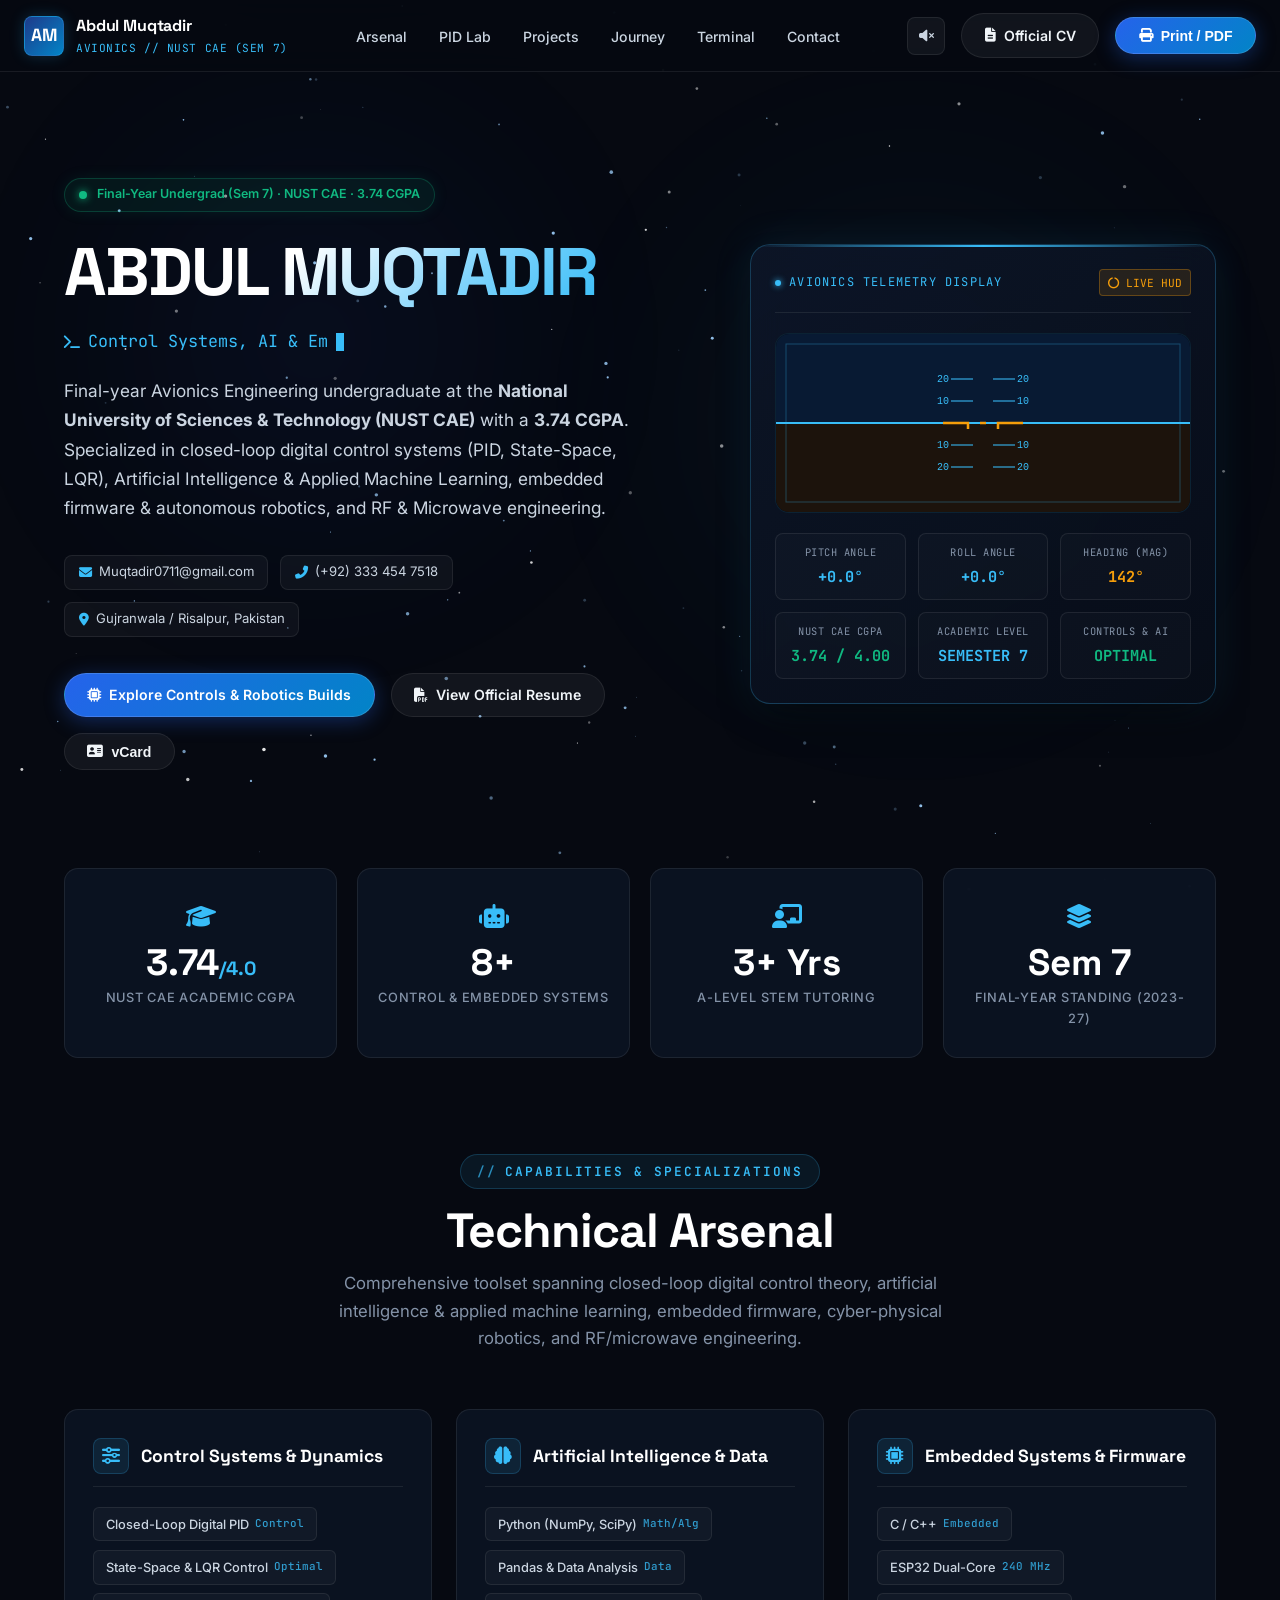
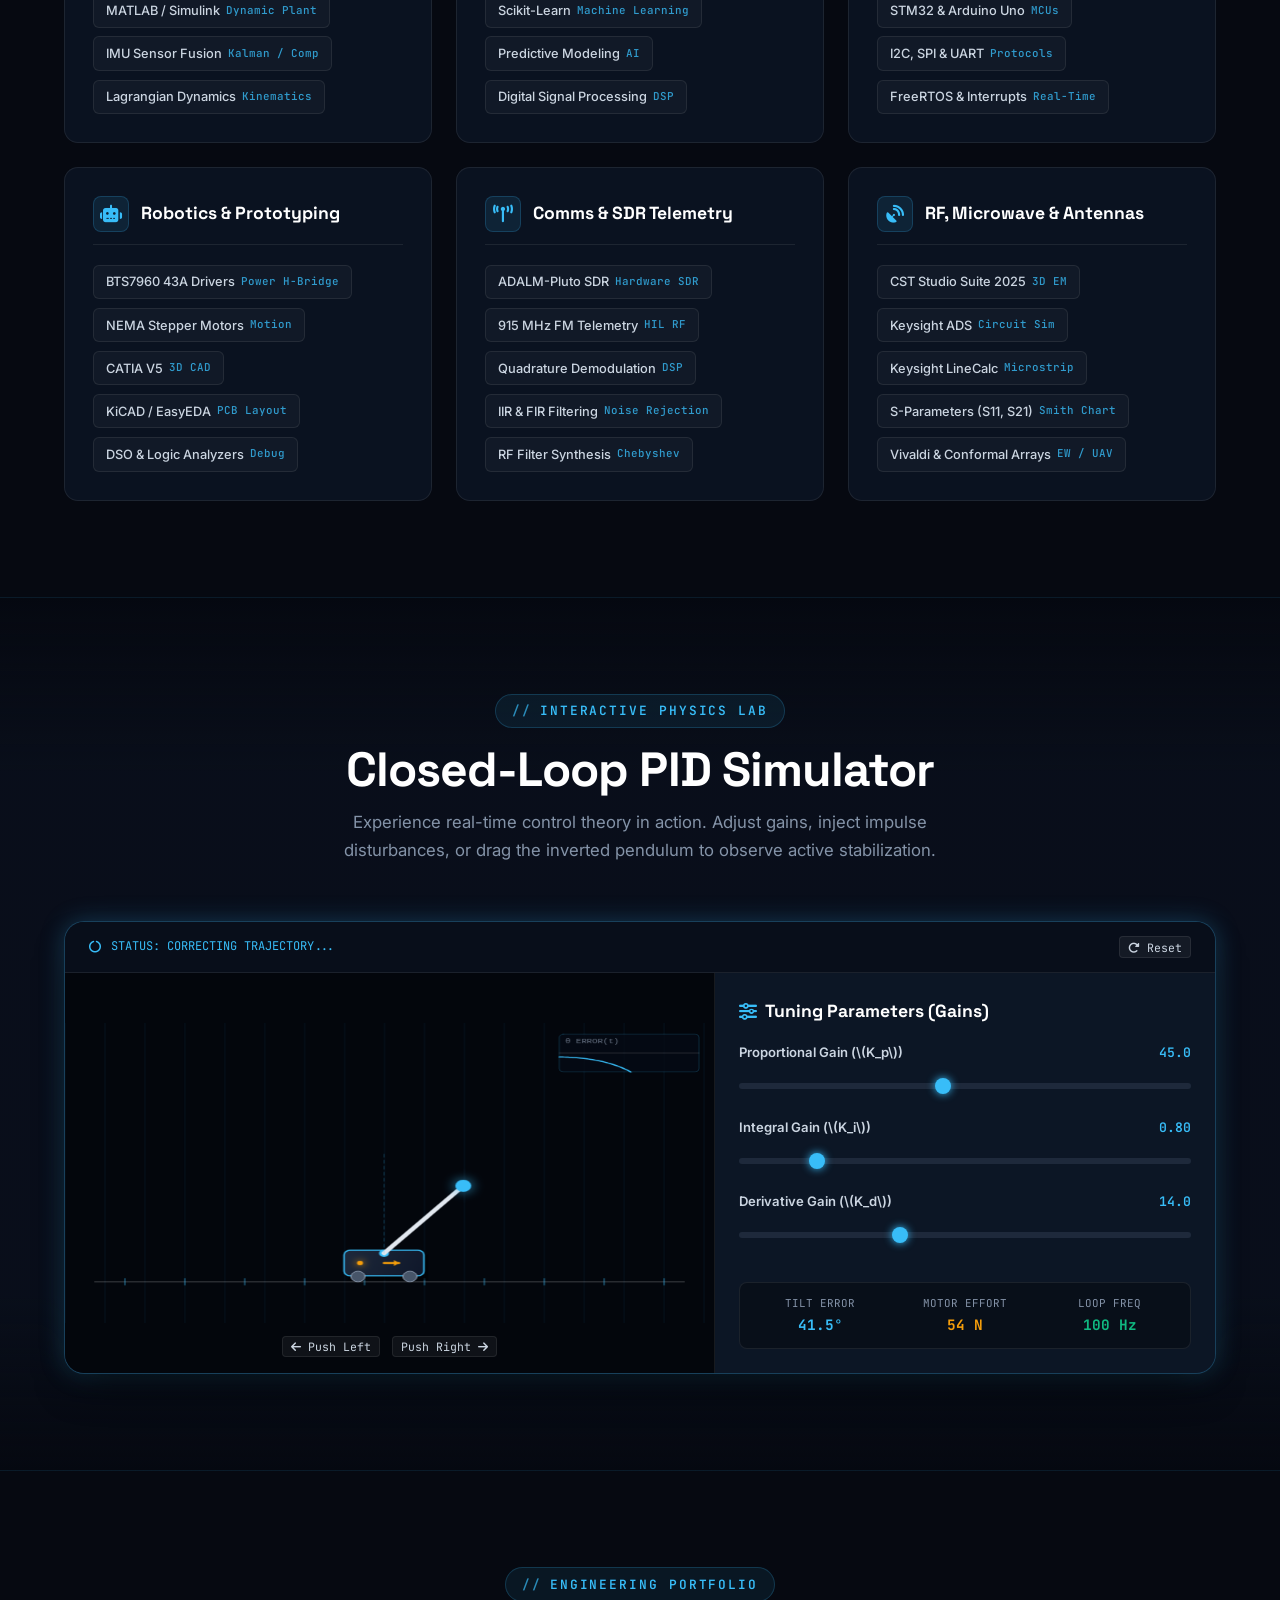
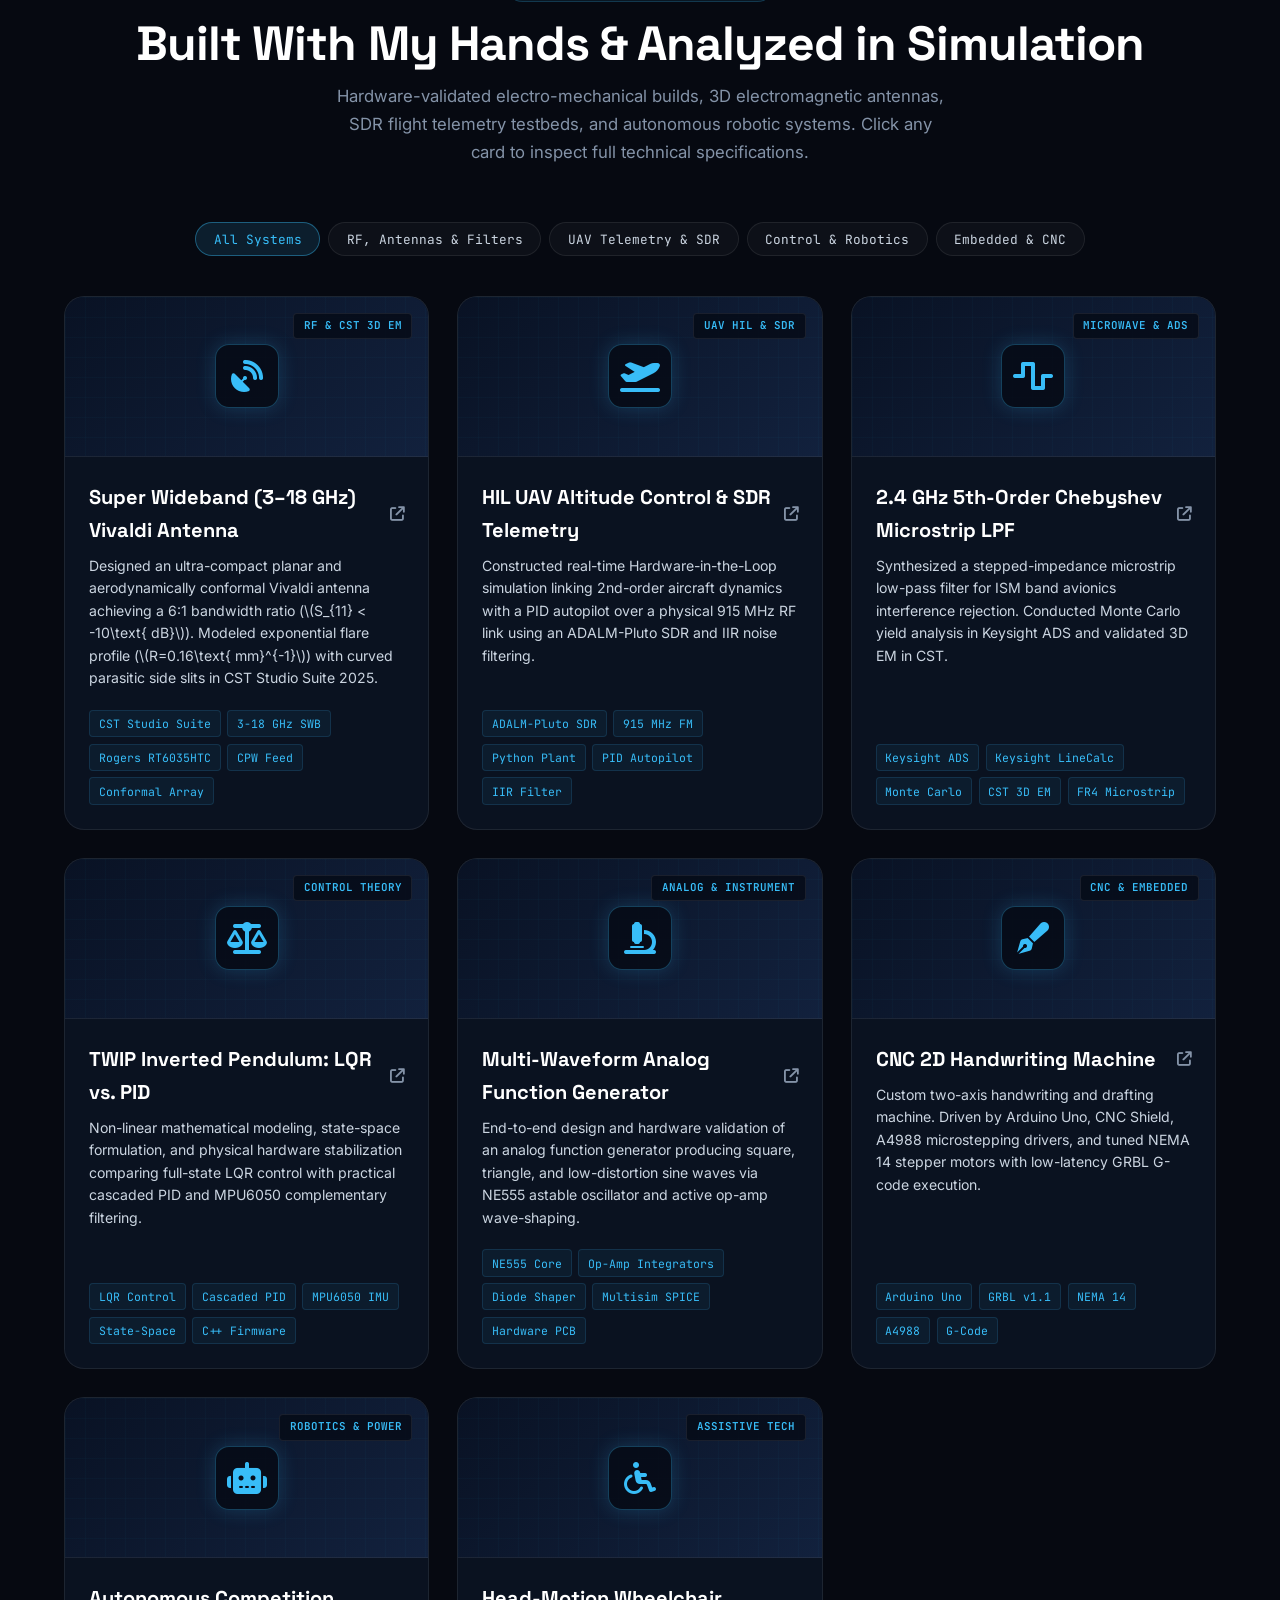
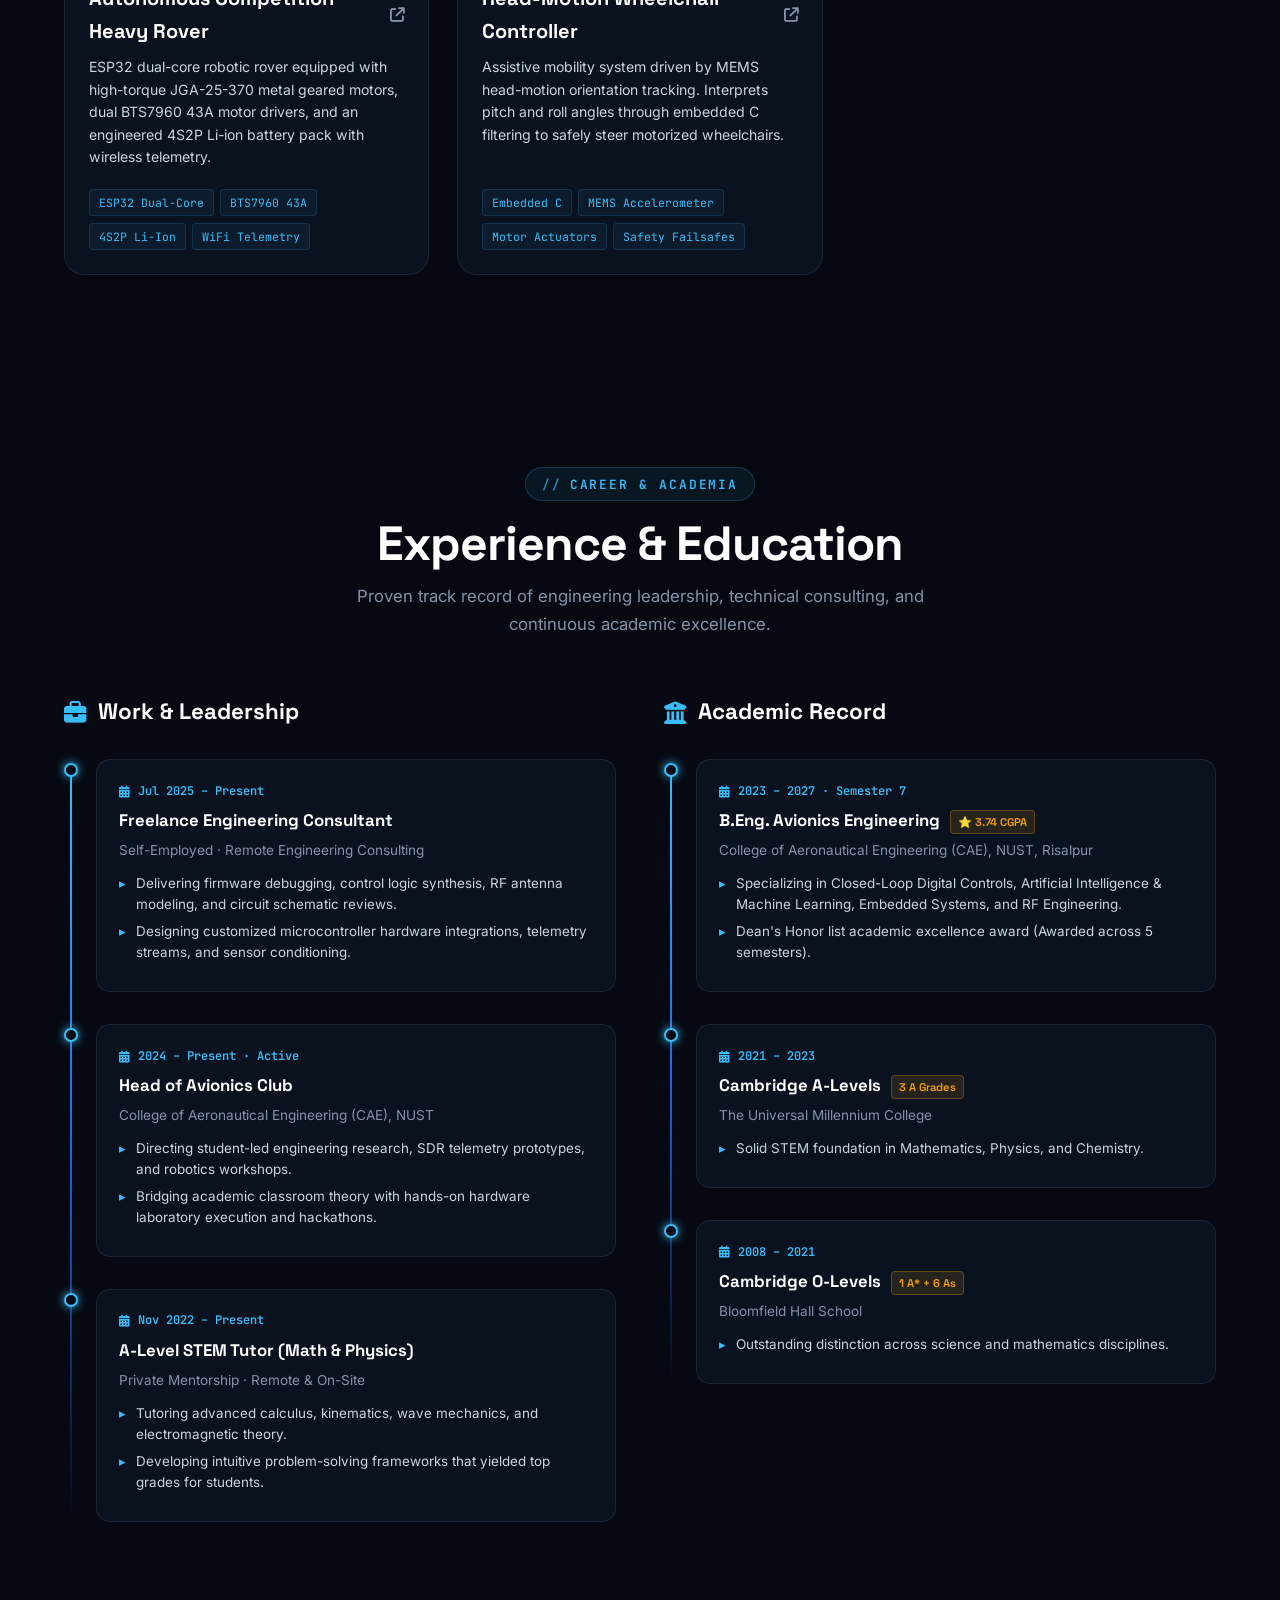
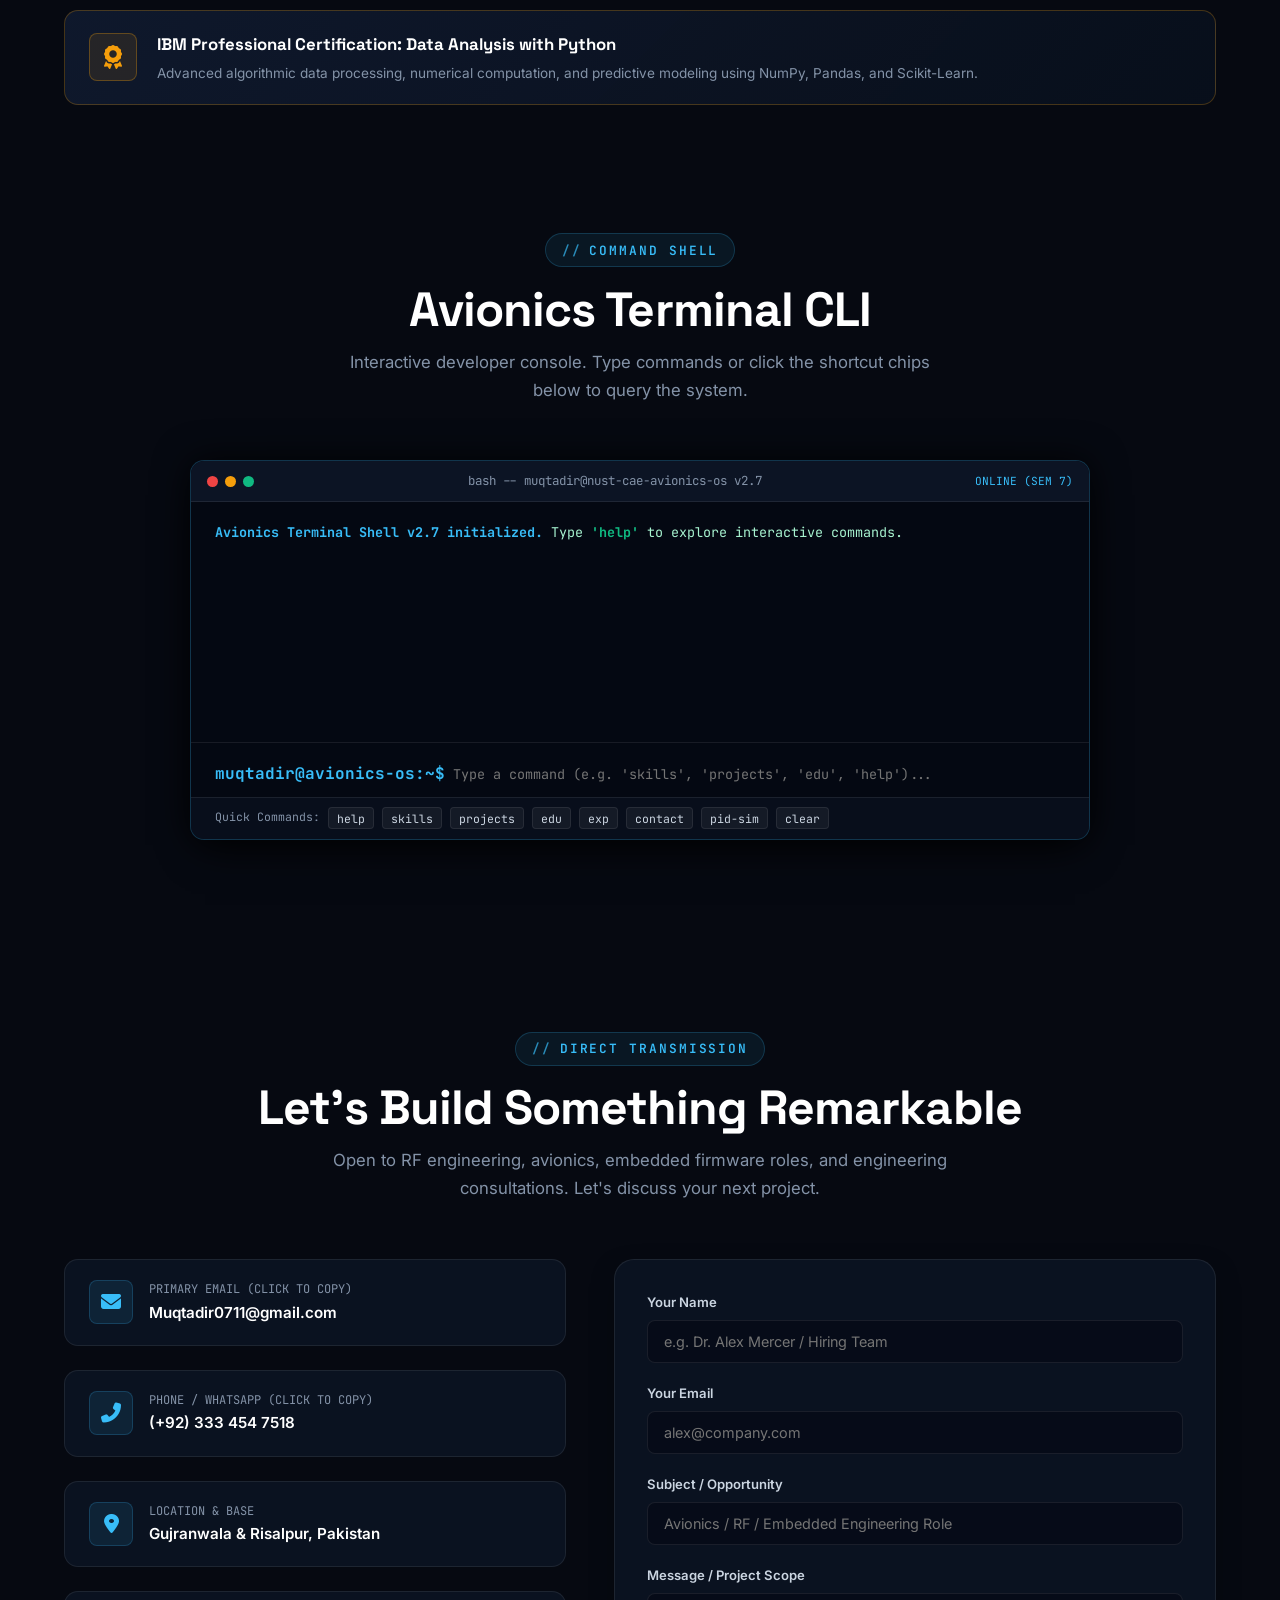
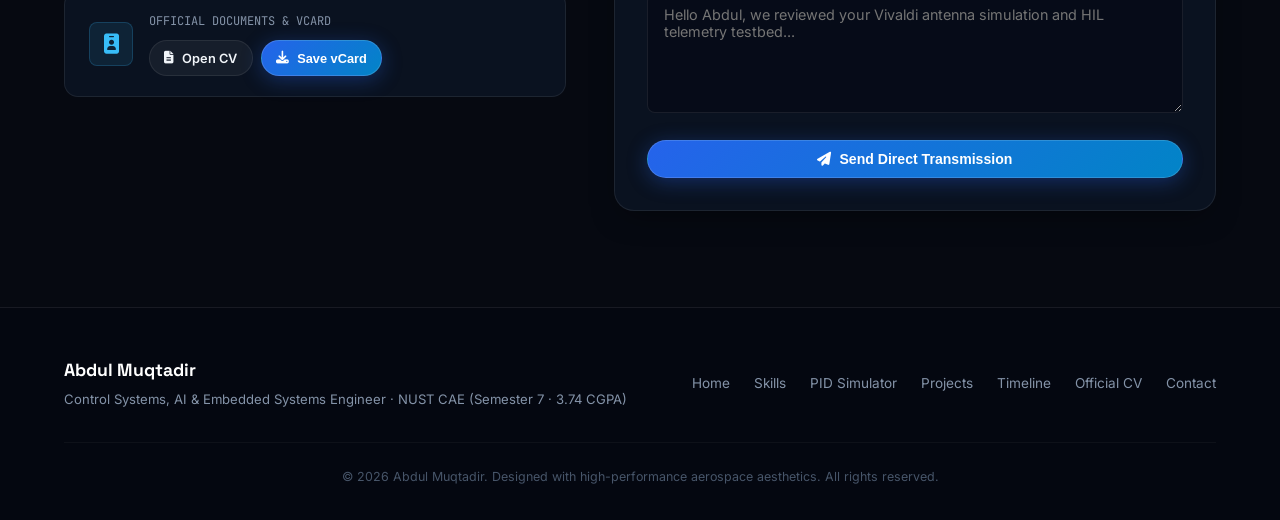
<file: index.html>
<!DOCTYPE html>
<html lang="en">
<head>
  <meta charset="UTF-8">
  <meta name="viewport" content="width=device-width, initial-scale=1.0, maximum-scale=5.0">
  <title>Abdul Muqtadir | Control Systems, AI &amp; Embedded Systems Engineer</title>
  
  <!-- SEO & Meta Tags -->
  <meta name="description" content="Portfolio & Technical CV of Abdul Muqtadir - Avionics Engineering undergraduate (Semester 7) at NUST CAE (3.74 CGPA). Specialist in Closed-Loop PID/LQR Control, Artificial Intelligence & Machine Learning, Embedded Systems, and RF Engineering.">
  <meta name="keywords" content="Abdul Muqtadir, Avionics Engineer, NUST CAE, Control Systems, PID Control, LQR, Embedded Systems, Artificial Intelligence, Machine Learning, ESP32, Robotics, CST Studio Suite, Pakistan">
  <meta name="author" content="Abdul Muqtadir">
  <meta name="theme-color" content="#060911">

  <!-- Open Graph -->
  <meta property="og:title" content="Abdul Muqtadir | Control Systems, AI &amp; Embedded Systems Engineer">
  <meta property="og:description" content="Explore closed-loop PID control simulations, AI/data projects, autonomous robotics, and embedded hardware builds.">
  <meta property="og:type" content="website">

  <!-- Stylesheets & Fonts -->
  <link rel="stylesheet" href="css/style.css">
  <!-- FontAwesome 6 Icons -->
  <link rel="stylesheet" href="https://cdnjs.cloudflare.com/ajax/libs/font-awesome/6.5.1/css/all.min.css" integrity="sha512-DTOQO9RWCH3ppGqcWaEA1BIZOC6xxalwEsw9c2QQeAIftl+Vegovlnee1c9QX4TctnWMn13TZye+giMm8e2LwA==" crossorigin="anonymous" referrerpolicy="no-referrer" />
</head>
<body>

  <!-- Scroll Progress Indicator -->
  <div class="scroll-progress" id="scrollProgress"></div>

  <!-- Background Ambient Glow & Starfield -->
  <div class="ambient-glow ambient-glow-1"></div>
  <div class="ambient-glow ambient-glow-2"></div>
  <canvas id="starCanvas"></canvas>

  <!-- ==================== NAVIGATION BAR ==================== -->
  <header class="navbar">
    <div class="nav-container">
      <a href="#sec-hero" class="nav-brand">
        <div class="brand-badge">AM</div>
        <div class="brand-info">
          <span class="brand-name">Abdul Muqtadir</span>
          <span class="brand-sub">AVIONICS // NUST CAE (SEM 7)</span>
        </div>
      </a>

      <!-- Desktop Nav Links -->
      <ul class="nav-links">
        <li><a href="#sec-skills" class="nav-link">Arsenal</a></li>
        <li><a href="#sec-simulator" class="nav-link">PID Lab</a></li>
        <li><a href="#sec-projects" class="nav-link">Projects</a></li>
        <li><a href="#sec-journey" class="nav-link">Journey</a></li>
        <li><a href="#sec-terminal" class="nav-link">Terminal</a></li>
        <li><a href="#sec-contact" class="nav-link">Contact</a></li>
      </ul>

      <!-- Action Items -->
      <div class="nav-actions">
        <!-- Audio SFX Toggle -->
        <button class="btn-icon" id="btnSoundToggle" title="Enable/Mute Sound FX" aria-label="Toggle sound effects">
          <i class="fas fa-volume-mute"></i>
        </button>
        <!-- Dedicated Resume Link -->
        <a href="resume/Abdul_Muqtadir_Resume.html" target="_blank" class="btn-secondary" title="Open Official Standalone Resume">
          <i class="fas fa-file-alt"></i>
          <span>Official CV</span>
        </a>
        <!-- Print / ATS CV Download Button -->
        <button class="btn-primary print-cv-btn" title="Download ATS Resume / Print PDF">
          <i class="fas fa-print"></i>
          <span>Print / PDF</span>
        </button>
        <!-- Mobile Menu Toggle -->
        <button class="mobile-menu-btn" id="mobileMenuBtn" aria-label="Toggle menu">
          <i class="fas fa-bars"></i>
        </button>
      </div>
    </div>
  </header>

  <!-- Mobile Drawer -->
  <div class="drawer-backdrop" id="drawerBackdrop"></div>
  <nav class="mobile-nav-drawer" id="mobileNavDrawer">
    <button class="mobile-drawer-close" id="mobileDrawerClose" aria-label="Close menu">&times;</button>
    <ul class="mobile-drawer-links">
      <li><a href="#sec-hero">Home</a></li>
      <li><a href="#sec-skills">Technical Arsenal</a></li>
      <li><a href="#sec-simulator">PID Control Lab</a></li>
      <li><a href="#sec-projects">Hardware &amp; RF Projects</a></li>
      <li><a href="#sec-journey">Experience &amp; Education</a></li>
      <li><a href="#sec-terminal">Avionics Terminal</a></li>
      <li><a href="#sec-contact">Contact &amp; Transmit</a></li>
      <li><a href="resume/Abdul_Muqtadir_Resume.html" target="_blank" style="color:var(--accent-cyan);"><i class="fas fa-external-link-alt"></i> Official Standalone Resume</a></li>
    </ul>
    <div style="margin-top:auto; display:flex; flex-direction:column; gap:0.75rem;">
      <button class="btn-primary print-cv-btn" style="width:100%; justify-content:center;">
        <i class="fas fa-file-pdf"></i> Print / Save CV
      </button>
    </div>
  </nav>

  <!-- ==================== HERO SECTION ==================== -->
  <section class="hero-section" id="sec-hero">
    <div class="container">
      <div class="hero-grid">
        
        <!-- Left: Intro & Bio -->
        <div class="hero-content">
          <div class="hero-status-pill">
            <span class="status-dot"></span>
            <span>Final-Year Undergrad (Sem 7) · NUST CAE · 3.74 CGPA</span>
          </div>

          <h1 class="hero-title">
            ABDUL <span class="title-accent">MUQTADIR</span>
          </h1>

          <div class="hero-subtitle">
            <i class="fas fa-terminal" style="font-size:0.9rem; color:var(--accent-cyan);"></i>
            <span id="typingRole">Control Systems, AI &amp; Embedded Systems Undergrad @ NUST CAE</span>
            <span class="typing-cursor"></span>
          </div>

          <p class="hero-bio">
            Final-year Avionics Engineering undergraduate at the <strong>National University of Sciences &amp; Technology (NUST CAE)</strong> with a <strong>3.74 CGPA</strong>. Specialized in closed-loop digital control systems (PID, State-Space, LQR), Artificial Intelligence &amp; Applied Machine Learning, embedded firmware &amp; autonomous robotics, and RF &amp; Microwave engineering.
          </p>

          <!-- Contact Micro-Chips -->
          <div class="hero-chips">
            <div class="info-chip copy-email-btn" title="Click to copy email">
              <i class="fas fa-envelope"></i>
              <span>Muqtadir0711@gmail.com</span>
            </div>
            <div class="info-chip copy-phone-btn" title="Click to copy phone number">
              <i class="fas fa-phone-alt"></i>
              <span>(+92) 333 454 7518</span>
            </div>
            <div class="info-chip">
              <i class="fas fa-map-marker-alt"></i>
              <span>Gujranwala / Risalpur, Pakistan</span>
            </div>
          </div>

          <!-- Hero CTAs -->
          <div class="hero-buttons">
            <a href="#sec-projects" class="btn-primary">
              <i class="fas fa-microchip"></i>
              <span>Explore Controls &amp; Robotics Builds</span>
            </a>
            <a href="resume/Abdul_Muqtadir_Resume.html" target="_blank" class="btn-secondary">
              <i class="fas fa-file-pdf"></i>
              <span>View Official Resume</span>
            </a>
            <button class="btn-secondary" id="downloadVCardBtn" title="Download Contact Card">
              <i class="fas fa-address-card"></i>
              <span>vCard</span>
            </button>
          </div>
        </div>

        <!-- Right: Avionics Flight HUD Instrument Widget -->
        <div class="hero-telemetry">
          <div class="hero-hud-card">
            <div class="hud-header">
              <div class="hud-title">AVIONICS TELEMETRY DISPLAY</div>
              <div class="hud-live-tag"><i class="fas fa-circle-notch fa-spin"></i> LIVE HUD</div>
            </div>

            <!-- Dynamic Attitude / Artificial Horizon Canvas -->
            <div class="hud-instrument-wrap">
              <canvas id="horizonCanvas"></canvas>
            </div>

            <!-- Live Telemetry Grid -->
            <div class="hud-telemetry-grid">
              <div class="telemetry-box">
                <div class="telemetry-label">PITCH ANGLE</div>
                <div class="telemetry-val cyan" id="hudPitch">+0.0°</div>
              </div>
              <div class="telemetry-box">
                <div class="telemetry-label">ROLL ANGLE</div>
                <div class="telemetry-val cyan" id="hudRoll">+0.0°</div>
              </div>
              <div class="telemetry-box">
                <div class="telemetry-label">HEADING (MAG)</div>
                <div class="telemetry-val amber" id="hudHeading">142°</div>
              </div>
              <div class="telemetry-box">
                <div class="telemetry-label">NUST CAE CGPA</div>
                <div class="telemetry-val emerald">3.74 / 4.00</div>
              </div>
              <div class="telemetry-box">
                <div class="telemetry-label">ACADEMIC LEVEL</div>
                <div class="telemetry-val cyan">SEMESTER 7</div>
              </div>
              <div class="telemetry-box">
                <div class="telemetry-label">CONTROLS &amp; AI</div>
                <div class="telemetry-val emerald">OPTIMAL</div>
              </div>
            </div>
          </div>
        </div>

      </div>
    </div>
  </section>

  <!-- ==================== STATS METRICS STRIP ==================== -->
  <div class="stats-strip" id="sec-stats">
    <div class="container">
      <div class="stats-grid">
        <div class="stat-box reveal">
          <div class="stat-icon"><i class="fas fa-graduation-cap"></i></div>
          <div class="stat-value"><span id="countCgpa">3.74</span><span style="font-size:1.2rem; color:var(--accent-cyan);">/4.0</span></div>
          <div class="stat-desc">NUST CAE Academic CGPA</div>
        </div>
        <div class="stat-box reveal">
          <div class="stat-icon"><i class="fas fa-robot"></i></div>
          <div class="stat-value"><span id="countProjects">8</span><span>+</span></div>
          <div class="stat-desc">Control &amp; Embedded Systems</div>
        </div>
        <div class="stat-box reveal">
          <div class="stat-icon"><i class="fas fa-chalkboard-teacher"></i></div>
          <div class="stat-value"><span id="countExp">3</span><span>+ Yrs</span></div>
          <div class="stat-desc">A-Level STEM Tutoring</div>
        </div>
        <div class="stat-box reveal">
          <div class="stat-icon"><i class="fas fa-layer-group"></i></div>
          <div class="stat-value">Sem <span id="countSem">7</span></div>
          <div class="stat-desc">Final-Year Standing (2023-27)</div>
        </div>
      </div>
    </div>
  </div>

  <!-- ==================== TECHNICAL ARSENAL SECTION ==================== -->
  <section id="sec-skills">
    <div class="container">
      <div class="section-meta reveal">
        <div class="section-tag">Capabilities &amp; Specializations</div>
        <h2 class="section-title">Technical Arsenal</h2>
        <p class="section-desc">Comprehensive toolset spanning closed-loop digital control theory, artificial intelligence &amp; applied machine learning, embedded firmware, cyber-physical robotics, and RF/microwave engineering.</p>
      </div>

      <div class="skills-container">
        <!-- Group 1: Control Systems & Mathematical Modeling -->
        <div class="skill-category-card reveal">
          <div class="skill-cat-header">
            <div class="skill-cat-icon"><i class="fas fa-sliders-h"></i></div>
            <h3 class="skill-cat-title">Control Systems &amp; Dynamics</h3>
          </div>
          <div class="skill-tags">
            <div class="skill-chip"><span>Closed-Loop Digital PID</span><span class="chip-lvl">Control</span></div>
            <div class="skill-chip"><span>State-Space &amp; LQR Control</span><span class="chip-lvl">Optimal</span></div>
            <div class="skill-chip"><span>MATLAB / Simulink</span><span class="chip-lvl">Dynamic Plant</span></div>
            <div class="skill-chip"><span>IMU Sensor Fusion</span><span class="chip-lvl">Kalman / Comp</span></div>
            <div class="skill-chip"><span>Lagrangian Dynamics</span><span class="chip-lvl">Kinematics</span></div>
          </div>
        </div>

        <!-- Group 2: AI, Machine Learning & Data -->
        <div class="skill-category-card reveal">
          <div class="skill-cat-header">
            <div class="skill-cat-icon"><i class="fas fa-brain"></i></div>
            <h3 class="skill-cat-title">Artificial Intelligence &amp; Data</h3>
          </div>
          <div class="skill-tags">
            <div class="skill-chip"><span>Python (NumPy, SciPy)</span><span class="chip-lvl">Math/Alg</span></div>
            <div class="skill-chip"><span>Pandas &amp; Data Analysis</span><span class="chip-lvl">Data</span></div>
            <div class="skill-chip"><span>Scikit-Learn</span><span class="chip-lvl">Machine Learning</span></div>
            <div class="skill-chip"><span>Predictive Modeling</span><span class="chip-lvl">AI</span></div>
            <div class="skill-chip"><span>Digital Signal Processing</span><span class="chip-lvl">DSP</span></div>
          </div>
        </div>

        <!-- Group 3: Embedded Systems & Firmware -->
        <div class="skill-category-card reveal">
          <div class="skill-cat-header">
            <div class="skill-cat-icon"><i class="fas fa-microchip"></i></div>
            <h3 class="skill-cat-title">Embedded Systems &amp; Firmware</h3>
          </div>
          <div class="skill-tags">
            <div class="skill-chip"><span>C / C++</span><span class="chip-lvl">Embedded</span></div>
            <div class="skill-chip"><span>ESP32 Dual-Core</span><span class="chip-lvl">240 MHz</span></div>
            <div class="skill-chip"><span>STM32 &amp; Arduino Uno</span><span class="chip-lvl">MCUs</span></div>
            <div class="skill-chip"><span>I2C, SPI &amp; UART</span><span class="chip-lvl">Protocols</span></div>
            <div class="skill-chip"><span>FreeRTOS &amp; Interrupts</span><span class="chip-lvl">Real-Time</span></div>
          </div>
        </div>

        <!-- Group 4: Robotics & Hardware Prototyping -->
        <div class="skill-category-card reveal">
          <div class="skill-cat-header">
            <div class="skill-cat-icon"><i class="fas fa-robot"></i></div>
            <h3 class="skill-cat-title">Robotics &amp; Prototyping</h3>
          </div>
          <div class="skill-tags">
            <div class="skill-chip"><span>BTS7960 43A Drivers</span><span class="chip-lvl">Power H-Bridge</span></div>
            <div class="skill-chip"><span>NEMA Stepper Motors</span><span class="chip-lvl">Motion</span></div>
            <div class="skill-chip"><span>CATIA V5</span><span class="chip-lvl">3D CAD</span></div>
            <div class="skill-chip"><span>KiCAD / EasyEDA</span><span class="chip-lvl">PCB Layout</span></div>
            <div class="skill-chip"><span>DSO &amp; Logic Analyzers</span><span class="chip-lvl">Debug</span></div>
          </div>
        </div>

        <!-- Group 5: Communications & SDR Telemetry -->
        <div class="skill-category-card reveal">
          <div class="skill-cat-header">
            <div class="skill-cat-icon"><i class="fas fa-broadcast-tower"></i></div>
            <h3 class="skill-cat-title">Comms &amp; SDR Telemetry</h3>
          </div>
          <div class="skill-tags">
            <div class="skill-chip"><span>ADALM-Pluto SDR</span><span class="chip-lvl">Hardware SDR</span></div>
            <div class="skill-chip"><span>915 MHz FM Telemetry</span><span class="chip-lvl">HIL RF</span></div>
            <div class="skill-chip"><span>Quadrature Demodulation</span><span class="chip-lvl">DSP</span></div>
            <div class="skill-chip"><span>IIR &amp; FIR Filtering</span><span class="chip-lvl">Noise Rejection</span></div>
            <div class="skill-chip"><span>RF Filter Synthesis</span><span class="chip-lvl">Chebyshev</span></div>
          </div>
        </div>

        <!-- Group 6: RF, Microwave & Antennas -->
        <div class="skill-category-card reveal">
          <div class="skill-cat-header">
            <div class="skill-cat-icon"><i class="fas fa-satellite-dish"></i></div>
            <h3 class="skill-cat-title">RF, Microwave &amp; Antennas</h3>
          </div>
          <div class="skill-tags">
            <div class="skill-chip"><span>CST Studio Suite 2025</span><span class="chip-lvl">3D EM</span></div>
            <div class="skill-chip"><span>Keysight ADS</span><span class="chip-lvl">Circuit Sim</span></div>
            <div class="skill-chip"><span>Keysight LineCalc</span><span class="chip-lvl">Microstrip</span></div>
            <div class="skill-chip"><span>S-Parameters (S11, S21)</span><span class="chip-lvl">Smith Chart</span></div>
            <div class="skill-chip"><span>Vivaldi &amp; Conformal Arrays</span><span class="chip-lvl">EW / UAV</span></div>
          </div>
        </div>
      </div>
    </div>
  </section>

  <!-- ==================== INTERACTIVE PID SIMULATOR LAB ==================== -->
  <section class="sim-section" id="sec-simulator">
    <div class="container">
      <div class="section-meta reveal">
        <div class="section-tag">Interactive Physics Lab</div>
        <h2 class="section-title">Closed-Loop PID Simulator</h2>
        <p class="section-desc">Experience real-time control theory in action. Adjust gains, inject impulse disturbances, or drag the inverted pendulum to observe active stabilization.</p>
      </div>

      <div class="sim-card reveal">
        <!-- Simulator Toolbar -->
        <div class="sim-toolbar">
          <div class="sim-status">
            <i class="fas fa-circle-notch fa-spin" style="color:var(--accent-cyan);"></i>
            <span id="simStatus">STATUS: PID STABILIZED (0.0° ERROR)</span>
          </div>
          <div style="display:flex; gap:0.5rem;">
            <button class="cli-shortcut-btn" id="btnResetSim" title="Reset pendulum state">
              <i class="fas fa-redo-alt"></i> Reset
            </button>
          </div>
        </div>

        <!-- Simulator Grid: Canvas (Left) + Sliders Panel (Right) -->
        <div class="sim-grid">
          <!-- Canvas Visual Area -->
          <div class="sim-canvas-wrap">
            <canvas id="pidCanvas"></canvas>
            <div class="sim-overlay-controls">
              <button class="cli-shortcut-btn" id="btnDisturbLeft"><i class="fas fa-arrow-left"></i> Push Left</button>
              <button class="cli-shortcut-btn" id="btnDisturbRight">Push Right <i class="fas fa-arrow-right"></i></button>
            </div>
          </div>

          <!-- Real-Time Sliders Panel -->
          <div class="sim-controls-panel">
            <div>
              <h4 style="font-family:var(--font-display); font-size:1.1rem; color:#fff; margin-bottom:1rem; display:flex; align-items:center; gap:0.5rem;">
                <i class="fas fa-sliders-h" style="color:var(--accent-cyan);"></i>
                Tuning Parameters (Gains)
              </h4>

              <!-- Kp Slider -->
              <div class="pid-slider-group">
                <div class="pid-slider-head">
                  <span>Proportional Gain (\(K_p\))</span>
                  <span class="pid-val" id="kpVal">45.0</span>
                </div>
                <input type="range" class="pid-slider" id="kpSlider" min="0" max="100" step="0.5" value="45.0" aria-label="Proportional Gain Kp">
              </div>

              <!-- Ki Slider -->
              <div class="pid-slider-group">
                <div class="pid-slider-head">
                  <span>Integral Gain (\(K_i\))</span>
                  <span class="pid-val" id="kiVal">0.80</span>
                </div>
                <input type="range" class="pid-slider" id="kiSlider" min="0" max="5" step="0.05" value="0.80" aria-label="Integral Gain Ki">
              </div>

              <!-- Kd Slider -->
              <div class="pid-slider-group">
                <div class="pid-slider-head">
                  <span>Derivative Gain (\(K_d\))</span>
                  <span class="pid-val" id="kdVal">14.0</span>
                </div>
                <input type="range" class="pid-slider" id="kdSlider" min="0" max="40" step="0.5" value="14.0" aria-label="Derivative Gain Kd">
              </div>
            </div>

            <!-- Real-Time Telemetry Readouts -->
            <div class="sim-metrics-row">
              <div class="metric-item">
                <div class="m-lbl">TILT ERROR</div>
                <div class="m-val" id="simAngle" style="color:var(--accent-cyan);">0.0°</div>
              </div>
              <div class="metric-item">
                <div class="m-lbl">MOTOR EFFORT</div>
                <div class="m-val" id="simForce" style="color:var(--accent-amber);">0 N</div>
              </div>
              <div class="metric-item">
                <div class="m-lbl">LOOP FREQ</div>
                <div class="m-val" style="color:var(--accent-emerald);">100 Hz</div>
              </div>
            </div>
          </div>
        </div>
      </div>
    </div>
  </section>

  <!-- ==================== PROJECTS SHOWCASE SECTION ==================== -->
  <section id="sec-projects">
    <div class="container">
      <div class="section-meta reveal">
        <div class="section-tag">Engineering Portfolio</div>
        <h2 class="section-title">Built With My Hands &amp; Analyzed in Simulation</h2>
        <p class="section-desc">Hardware-validated electro-mechanical builds, 3D electromagnetic antennas, SDR flight telemetry testbeds, and autonomous robotic systems. Click any card to inspect full technical specifications.</p>
      </div>

      <!-- Filter Buttons -->
      <div class="project-filters reveal">
        <button class="filter-btn active" data-filter="all">All Systems</button>
        <button class="filter-btn" data-filter="rf">RF, Antennas &amp; Filters</button>
        <button class="filter-btn" data-filter="telemetry">UAV Telemetry &amp; SDR</button>
        <button class="filter-btn" data-filter="control">Control &amp; Robotics</button>
        <button class="filter-btn" data-filter="embedded">Embedded &amp; CNC</button>
      </div>

      <div class="projects-grid">
        
        <!-- Project 1: Super Wideband Vivaldi Antenna -->
        <article class="project-card reveal" data-category="rf" data-project="vivaldi-antenna">
          <div class="project-header-visual">
            <div class="project-blueprint-grid"></div>
            <span class="project-category-tag">RF &amp; CST 3D EM</span>
            <div class="project-icon-badge"><i class="fas fa-satellite-dish"></i></div>
          </div>
          <div class="project-body">
            <h3 class="project-title">
              Super Wideband (3–18 GHz) Vivaldi Antenna
              <i class="fas fa-arrow-up-right-from-square"></i>
            </h3>
            <p class="project-desc">
              Designed an ultra-compact planar and aerodynamically conformal Vivaldi antenna achieving a 6:1 bandwidth ratio (\(S_{11} < -10\text{ dB}\)). Modeled exponential flare profile (\(R=0.16\text{ mm}^{-1}\)) with curved parasitic side slits in CST Studio Suite 2025.
            </p>
            <div class="project-tech-tags">
              <span class="tech-tag">CST Studio Suite</span>
              <span class="tech-tag">3-18 GHz SWB</span>
              <span class="tech-tag">Rogers RT6035HTC</span>
              <span class="tech-tag">CPW Feed</span>
              <span class="tech-tag">Conformal Array</span>
            </div>
          </div>
        </article>

        <!-- Project 2: Hardware-in-the-Loop UAV Telemetry -->
        <article class="project-card reveal" data-category="telemetry" data-project="hil-telemetry">
          <div class="project-header-visual">
            <div class="project-blueprint-grid"></div>
            <span class="project-category-tag">UAV HIL &amp; SDR</span>
            <div class="project-icon-badge"><i class="fas fa-plane-departure"></i></div>
          </div>
          <div class="project-body">
            <h3 class="project-title">
              HIL UAV Altitude Control &amp; SDR Telemetry
              <i class="fas fa-arrow-up-right-from-square"></i>
            </h3>
            <p class="project-desc">
              Constructed real-time Hardware-in-the-Loop simulation linking 2nd-order aircraft dynamics with a PID autopilot over a physical 915 MHz RF link using an ADALM-Pluto SDR and IIR noise filtering.
            </p>
            <div class="project-tech-tags">
              <span class="tech-tag">ADALM-Pluto SDR</span>
              <span class="tech-tag">915 MHz FM</span>
              <span class="tech-tag">Python Plant</span>
              <span class="tech-tag">PID Autopilot</span>
              <span class="tech-tag">IIR Filter</span>
            </div>
          </div>
        </article>

        <!-- Project 3: 2.4 GHz Chebyshev Low-Pass Filter -->
        <article class="project-card reveal" data-category="rf" data-project="chebyshev-filter">
          <div class="project-header-visual">
            <div class="project-blueprint-grid"></div>
            <span class="project-category-tag">MICROWAVE &amp; ADS</span>
            <div class="project-icon-badge"><i class="fas fa-wave-square"></i></div>
          </div>
          <div class="project-body">
            <h3 class="project-title">
              2.4 GHz 5th-Order Chebyshev Microstrip LPF
              <i class="fas fa-arrow-up-right-from-square"></i>
            </h3>
            <p class="project-desc">
              Synthesized a stepped-impedance microstrip low-pass filter for ISM band avionics interference rejection. Conducted Monte Carlo yield analysis in Keysight ADS and validated 3D EM in CST.
            </p>
            <div class="project-tech-tags">
              <span class="tech-tag">Keysight ADS</span>
              <span class="tech-tag">Keysight LineCalc</span>
              <span class="tech-tag">Monte Carlo</span>
              <span class="tech-tag">CST 3D EM</span>
              <span class="tech-tag">FR4 Microstrip</span>
            </div>
          </div>
        </article>

        <!-- Project 4: Two-Wheeled Inverted Pendulum Robot -->
        <article class="project-card reveal" data-category="control" data-project="twip-robot">
          <div class="project-header-visual">
            <div class="project-blueprint-grid"></div>
            <span class="project-category-tag">CONTROL THEORY</span>
            <div class="project-icon-badge"><i class="fas fa-balance-scale"></i></div>
          </div>
          <div class="project-body">
            <h3 class="project-title">
              TWIP Inverted Pendulum: LQR vs. PID
              <i class="fas fa-arrow-up-right-from-square"></i>
            </h3>
            <p class="project-desc">
              Non-linear mathematical modeling, state-space formulation, and physical hardware stabilization comparing full-state LQR control with practical cascaded PID and MPU6050 complementary filtering.
            </p>
            <div class="project-tech-tags">
              <span class="tech-tag">LQR Control</span>
              <span class="tech-tag">Cascaded PID</span>
              <span class="tech-tag">MPU6050 IMU</span>
              <span class="tech-tag">State-Space</span>
              <span class="tech-tag">C++ Firmware</span>
            </div>
          </div>
        </article>

        <!-- Project 5: Discrete Function Generator -->
        <article class="project-card reveal" data-category="embedded" data-project="function-generator">
          <div class="project-header-visual">
            <div class="project-blueprint-grid"></div>
            <span class="project-category-tag">ANALOG &amp; INSTRUMENT</span>
            <div class="project-icon-badge"><i class="fas fa-microscope"></i></div>
          </div>
          <div class="project-body">
            <h3 class="project-title">
              Multi-Waveform Analog Function Generator
              <i class="fas fa-arrow-up-right-from-square"></i>
            </h3>
            <p class="project-desc">
              End-to-end design and hardware validation of an analog function generator producing square, triangle, and low-distortion sine waves via NE555 astable oscillator and active op-amp wave-shaping.
            </p>
            <div class="project-tech-tags">
              <span class="tech-tag">NE555 Core</span>
              <span class="tech-tag">Op-Amp Integrators</span>
              <span class="tech-tag">Diode Shaper</span>
              <span class="tech-tag">Multisim SPICE</span>
              <span class="tech-tag">Hardware PCB</span>
            </div>
          </div>
        </article>

        <!-- Project 6: CNC 2D Plotter -->
        <article class="project-card reveal" data-category="embedded" data-project="cnc-plotter">
          <div class="project-header-visual">
            <div class="project-blueprint-grid"></div>
            <span class="project-category-tag">CNC &amp; EMBEDDED</span>
            <div class="project-icon-badge"><i class="fas fa-pen-fancy"></i></div>
          </div>
          <div class="project-body">
            <h3 class="project-title">
              CNC 2D Handwriting Machine
              <i class="fas fa-arrow-up-right-from-square"></i>
            </h3>
            <p class="project-desc">
              Custom two-axis handwriting and drafting machine. Driven by Arduino Uno, CNC Shield, A4988 microstepping drivers, and tuned NEMA 14 stepper motors with low-latency GRBL G-code execution.
            </p>
            <div class="project-tech-tags">
              <span class="tech-tag">Arduino Uno</span>
              <span class="tech-tag">GRBL v1.1</span>
              <span class="tech-tag">NEMA 14</span>
              <span class="tech-tag">A4988</span>
              <span class="tech-tag">G-Code</span>
            </div>
          </div>
        </article>

        <!-- Project 7: Autonomous Rover -->
        <article class="project-card reveal" data-category="control" data-project="autonomous-rover">
          <div class="project-header-visual">
            <div class="project-blueprint-grid"></div>
            <span class="project-category-tag">ROBOTICS &amp; POWER</span>
            <div class="project-icon-badge"><i class="fas fa-robot"></i></div>
          </div>
          <div class="project-body">
            <h3 class="project-title">
              Autonomous Competition Heavy Rover
              <i class="fas fa-arrow-up-right-from-square"></i>
            </h3>
            <p class="project-desc">
              ESP32 dual-core robotic rover equipped with high-torque JGA-25-370 metal geared motors, dual BTS7960 43A motor drivers, and an engineered 4S2P Li-ion battery pack with wireless telemetry.
            </p>
            <div class="project-tech-tags">
              <span class="tech-tag">ESP32 Dual-Core</span>
              <span class="tech-tag">BTS7960 43A</span>
              <span class="tech-tag">4S2P Li-Ion</span>
              <span class="tech-tag">WiFi Telemetry</span>
            </div>
          </div>
        </article>

        <!-- Project 8: Motion-Controlled Wheelchair -->
        <article class="project-card reveal" data-category="embedded" data-project="motion-wheelchair">
          <div class="project-header-visual">
            <div class="project-blueprint-grid"></div>
            <span class="project-category-tag">ASSISTIVE TECH</span>
            <div class="project-icon-badge"><i class="fas fa-wheelchair"></i></div>
          </div>
          <div class="project-body">
            <h3 class="project-title">
              Head-Motion Wheelchair Controller
              <i class="fas fa-arrow-up-right-from-square"></i>
            </h3>
            <p class="project-desc">
              Assistive mobility system driven by MEMS head-motion orientation tracking. Interprets pitch and roll angles through embedded C filtering to safely steer motorized wheelchairs.
            </p>
            <div class="project-tech-tags">
              <span class="tech-tag">Embedded C</span>
              <span class="tech-tag">MEMS Accelerometer</span>
              <span class="tech-tag">Motor Actuators</span>
              <span class="tech-tag">Safety Failsafes</span>
            </div>
          </div>
        </article>

      </div>
    </div>
  </section>

  <!-- ==================== EXPERIENCE & EDUCATION TIMELINE ==================== -->
  <section id="sec-journey">
    <div class="container">
      <div class="section-meta reveal">
        <div class="section-tag">Career &amp; Academia</div>
        <h2 class="section-title">Experience &amp; Education</h2>
        <p class="section-desc">Proven track record of engineering leadership, technical consulting, and continuous academic excellence.</p>
      </div>

      <div class="timeline-grid">
        
        <!-- Experience Column -->
        <div class="timeline-column reveal">
          <h3 class="timeline-column-title">
            <i class="fas fa-briefcase"></i> Work &amp; Leadership
          </h3>
          <div class="timeline-track">
            
            <!-- Item 1: Freelance -->
            <div class="timeline-item">
              <div class="timeline-node"></div>
              <div class="timeline-content-card">
                <div class="timeline-date"><i class="fas fa-calendar-alt"></i> Jul 2025 – Present</div>
                <h4 class="timeline-heading">Freelance Engineering Consultant</h4>
                <div class="timeline-sub">Self-Employed · Remote Engineering Consulting</div>
                <ul class="timeline-bullets">
                  <li>Delivering firmware debugging, control logic synthesis, RF antenna modeling, and circuit schematic reviews.</li>
                  <li>Designing customized microcontroller hardware integrations, telemetry streams, and sensor conditioning.</li>
                </ul>
              </div>
            </div>

            <!-- Item 2: Head of Avionics Club -->
            <div class="timeline-item">
              <div class="timeline-node"></div>
              <div class="timeline-content-card">
                <div class="timeline-date"><i class="fas fa-calendar-alt"></i> 2024 – Present · Active</div>
                <h4 class="timeline-heading">Head of Avionics Club</h4>
                <div class="timeline-sub">College of Aeronautical Engineering (CAE), NUST</div>
                <ul class="timeline-bullets">
                  <li>Directing student-led engineering research, SDR telemetry prototypes, and robotics workshops.</li>
                  <li>Bridging academic classroom theory with hands-on hardware laboratory execution and hackathons.</li>
                </ul>
              </div>
            </div>

            <!-- Item 3: STEM Tutor -->
            <div class="timeline-item">
              <div class="timeline-node"></div>
              <div class="timeline-content-card">
                <div class="timeline-date"><i class="fas fa-calendar-alt"></i> Nov 2022 – Present</div>
                <h4 class="timeline-heading">A-Level STEM Tutor (Math &amp; Physics)</h4>
                <div class="timeline-sub">Private Mentorship · Remote &amp; On-Site</div>
                <ul class="timeline-bullets">
                  <li>Tutoring advanced calculus, kinematics, wave mechanics, and electromagnetic theory.</li>
                  <li>Developing intuitive problem-solving frameworks that yielded top grades for students.</li>
                </ul>
              </div>
            </div>

          </div>
        </div>

        <!-- Education Column -->
        <div class="timeline-column reveal">
          <h3 class="timeline-column-title">
            <i class="fas fa-university"></i> Academic Record
          </h3>
          <div class="timeline-track">
            
            <!-- Item 1: NUST CAE -->
            <div class="timeline-item">
              <div class="timeline-node"></div>
              <div class="timeline-content-card">
                <div class="timeline-date"><i class="fas fa-calendar-alt"></i> 2023 – 2027 · Semester 7</div>
                <h4 class="timeline-heading">
                  B.Eng. Avionics Engineering
                  <span class="timeline-badge">⭐ 3.74 CGPA</span>
                </h4>
                <div class="timeline-sub">College of Aeronautical Engineering (CAE), NUST, Risalpur</div>
                <ul class="timeline-bullets">
                  <li>Specializing in Closed-Loop Digital Controls, Artificial Intelligence &amp; Machine Learning, Embedded Systems, and RF Engineering.</li>
                  <li>Dean's Honor list academic excellence award (Awarded across 5 semesters).</li>
                </ul>
              </div>
            </div>

            <!-- Item 2: A-Levels -->
            <div class="timeline-item">
              <div class="timeline-node"></div>
              <div class="timeline-content-card">
                <div class="timeline-date"><i class="fas fa-calendar-alt"></i> 2021 – 2023</div>
                <h4 class="timeline-heading">
                  Cambridge A-Levels
                  <span class="timeline-badge">3 A Grades</span>
                </h4>
                <div class="timeline-sub">The Universal Millennium College</div>
                <ul class="timeline-bullets">
                  <li>Solid STEM foundation in Mathematics, Physics, and Chemistry.</li>
                </ul>
              </div>
            </div>

            <!-- Item 3: O-Levels -->
            <div class="timeline-item">
              <div class="timeline-node"></div>
              <div class="timeline-content-card">
                <div class="timeline-date"><i class="fas fa-calendar-alt"></i> 2008 – 2021</div>
                <h4 class="timeline-heading">
                  Cambridge O-Levels
                  <span class="timeline-badge">1 A* + 6 As</span>
                </h4>
                <div class="timeline-sub">Bloomfield Hall School</div>
                <ul class="timeline-bullets">
                  <li>Outstanding distinction across science and mathematics disciplines.</li>
                </ul>
              </div>
            </div>

          </div>
        </div>

      </div>

      <!-- Certifications Highlight -->
      <div class="cert-section reveal">
        <div class="cert-card">
          <div class="cert-icon-wrap"><i class="fas fa-award"></i></div>
          <div>
            <h4 style="font-family:var(--font-display); font-size:1.05rem; font-weight:700; color:#fff;">
              IBM Professional Certification: Data Analysis with Python
            </h4>
            <p style="font-size:0.85rem; color:var(--text-muted); margin-top:0.2rem;">
              Advanced algorithmic data processing, numerical computation, and predictive modeling using NumPy, Pandas, and Scikit-Learn.
            </p>
          </div>
        </div>
      </div>

    </div>
  </section>

  <!-- ==================== INTERACTIVE AVIONICS CLI TERMINAL ==================== -->
  <section class="terminal-section" id="sec-terminal">
    <div class="container">
      <div class="section-meta reveal">
        <div class="section-tag">Command Shell</div>
        <h2 class="section-title">Avionics Terminal CLI</h2>
        <p class="section-desc">Interactive developer console. Type commands or click the shortcut chips below to query the system.</p>
      </div>

      <div class="cli-window reveal">
        <div class="cli-bar">
          <div class="cli-dots">
            <span class="cli-dot red"></span>
            <span class="cli-dot yellow"></span>
            <span class="cli-dot green"></span>
          </div>
          <div class="cli-title">bash -- muqtadir@nust-cae-avionics-os v2.7</div>
          <div style="font-size:0.7rem; color:var(--accent-cyan); font-family:var(--font-mono);">ONLINE (SEM 7)</div>
        </div>

        <div class="cli-content" id="cliOutput">
          <!-- Terminal lines injected via terminal.js -->
        </div>

        <!-- CLI Interactive Input Row -->
        <div style="padding: 0.6rem 1.5rem; background: #040812; border-top: 1px solid var(--border-subtle);">
          <div class="cli-prompt-row">
            <span class="cli-prefix">muqtadir@avionics-os:~$</span>
            <input type="text" class="cli-input" id="cliInput" placeholder="Type a command (e.g. 'skills', 'projects', 'edu', 'help')..." autocomplete="off" spellcheck="false" aria-label="Terminal command input">
          </div>
        </div>

        <!-- Quick Shortcut Chips -->
        <div class="cli-shortcuts">
          <span>Quick Commands:</span>
          <button class="cli-shortcut-btn" data-cmd="help">help</button>
          <button class="cli-shortcut-btn" data-cmd="skills">skills</button>
          <button class="cli-shortcut-btn" data-cmd="projects">projects</button>
          <button class="cli-shortcut-btn" data-cmd="edu">edu</button>
          <button class="cli-shortcut-btn" data-cmd="exp">exp</button>
          <button class="cli-shortcut-btn" data-cmd="contact">contact</button>
          <button class="cli-shortcut-btn" data-cmd="pid-sim">pid-sim</button>
          <button class="cli-shortcut-btn" data-cmd="clear">clear</button>
        </div>
      </div>
    </div>
  </section>

  <!-- ==================== CONTACT & TRANSMISSION SECTION ==================== -->
  <section id="sec-contact">
    <div class="container">
      <div class="section-meta reveal">
        <div class="section-tag">Direct Transmission</div>
        <h2 class="section-title">Let's Build Something Remarkable</h2>
        <p class="section-desc">Open to RF engineering, avionics, embedded firmware roles, and engineering consultations. Let's discuss your next project.</p>
      </div>

      <div class="contact-grid">
        <!-- Left: Quick Direct Channels -->
        <div class="contact-info-panel reveal">
          
          <div class="contact-card copy-email-btn" style="cursor:pointer;" title="Click to copy email">
            <div class="contact-icon"><i class="fas fa-envelope"></i></div>
            <div class="contact-details">
              <div class="label">Primary Email (Click to Copy)</div>
              <div class="value">Muqtadir0711@gmail.com</div>
            </div>
          </div>

          <div class="contact-card copy-phone-btn" style="cursor:pointer;" title="Click to copy phone number">
            <div class="contact-icon"><i class="fas fa-phone-alt"></i></div>
            <div class="contact-details">
              <div class="label">Phone / WhatsApp (Click to Copy)</div>
              <div class="value">(+92) 333 454 7518</div>
            </div>
          </div>

          <div class="contact-card">
            <div class="contact-icon"><i class="fas fa-map-marker-alt"></i></div>
            <div class="contact-details">
              <div class="label">Location &amp; Base</div>
              <div class="value">Gujranwala &amp; Risalpur, Pakistan</div>
            </div>
          </div>

          <div class="contact-card">
            <div class="contact-icon"><i class="fas fa-id-badge"></i></div>
            <div class="contact-details">
              <div class="label">Official Documents &amp; vCard</div>
              <div style="margin-top:0.5rem; display:flex; gap:0.5rem; flex-wrap:wrap;">
                <a href="resume/Abdul_Muqtadir_Resume.html" target="_blank" class="btn-secondary" style="padding:0.4rem 0.9rem; font-size:0.8rem;">
                  <i class="fas fa-file-alt"></i> Open CV
                </a>
                <button class="btn-primary" id="btnDownloadVcf" style="padding:0.4rem 0.9rem; font-size:0.8rem;" onclick="document.getElementById('downloadVCardBtn').click();">
                  <i class="fas fa-download"></i> Save vCard
                </button>
              </div>
            </div>
          </div>

        </div>

        <!-- Right: Transmission Form -->
        <div class="contact-form reveal">
          <form id="portfolioContactForm">
            <div class="form-group">
              <label class="form-label" for="contactName">Your Name</label>
              <input type="text" id="contactName" class="form-input" placeholder="e.g. Dr. Alex Mercer / Hiring Team" required>
            </div>
            <div class="form-group">
              <label class="form-label" for="contactEmail">Your Email</label>
              <input type="email" id="contactEmail" class="form-input" placeholder="alex@company.com" required>
            </div>
            <div class="form-group">
              <label class="form-label" for="contactSubject">Subject / Opportunity</label>
              <input type="text" id="contactSubject" class="form-input" placeholder="Avionics / RF / Embedded Engineering Role" required>
            </div>
            <div class="form-group">
              <label class="form-label" for="contactMessage">Message / Project Scope</label>
              <textarea id="contactMessage" class="form-textarea" placeholder="Hello Abdul, we reviewed your Vivaldi antenna simulation and HIL telemetry testbed..." required></textarea>
            </div>
            <button type="submit" class="btn-primary" style="width:100%; justify-content:center;">
              <i class="fas fa-paper-plane"></i>
              <span>Send Direct Transmission</span>
            </button>
          </form>
        </div>
      </div>
    </div>
  </section>

  <!-- ==================== FOOTER ==================== -->
  <footer>
    <div class="container">
      <div class="footer-content">
        <div>
          <div class="footer-brand">Abdul Muqtadir</div>
          <p style="font-size:0.82rem; color:var(--text-muted); margin-top:0.25rem;">
            Control Systems, AI &amp; Embedded Systems Engineer · NUST CAE (Semester 7 · 3.74 CGPA)
          </p>
        </div>
        <div class="footer-links">
          <a href="#sec-hero">Home</a>
          <a href="#sec-skills">Skills</a>
          <a href="#sec-simulator">PID Simulator</a>
          <a href="#sec-projects">Projects</a>
          <a href="#sec-journey">Timeline</a>
          <a href="resume/Abdul_Muqtadir_Resume.html" target="_blank">Official CV</a>
          <a href="#sec-contact">Contact</a>
        </div>
      </div>
      <div class="footer-copy">
        &copy; 2026 Abdul Muqtadir. Designed with high-performance aerospace aesthetics. All rights reserved.
      </div>
    </div>
  </footer>

  <!-- ==================== PROJECT DEEP DIVE MODAL DIALOG ==================== -->
  <div class="modal-overlay" id="projectModalOverlay" role="dialog" aria-modal="true" aria-labelledby="modalTitle">
    <div class="modal-container" id="projectModalContainer">
      <div class="modal-header">
        <div>
          <div id="modalCategory" style="font-family:var(--font-mono); font-size:0.75rem; color:var(--accent-cyan); text-transform:uppercase; margin-bottom:0.25rem;">CATEGORY</div>
          <h3 id="modalTitle" style="font-family:var(--font-display); font-size:1.4rem; font-weight:700; color:#fff;">Project Title</h3>
        </div>
        <button class="modal-close-btn" id="modalCloseBtn" aria-label="Close dialog">&times;</button>
      </div>
      <div class="modal-body">
        <p id="modalLead" style="font-size:0.95rem; color:var(--text-secondary); margin-bottom:1rem; font-weight:500;"></p>
        
        <!-- Tech Specs Grid -->
        <div class="modal-tech-specs" id="modalSpecs"></div>

        <!-- Detailed Description -->
        <div id="modalDetails"></div>

        <div style="margin-top:1.5rem; display:flex; justify-content:flex-end;">
          <button class="btn-primary" onclick="document.getElementById('modalCloseBtn').click();">Close Specification</button>
        </div>
      </div>
    </div>
  </div>

  <!-- ==================== TOAST NOTIFICATION CONTAINER ==================== -->
  <div class="toast-container" id="toastContainer"></div>

  <!-- Scripts -->
  <script src="js/simulator.js"></script>
  <script src="js/terminal.js"></script>
  <script src="js/app.js"></script>
</body>
</html>
</file>
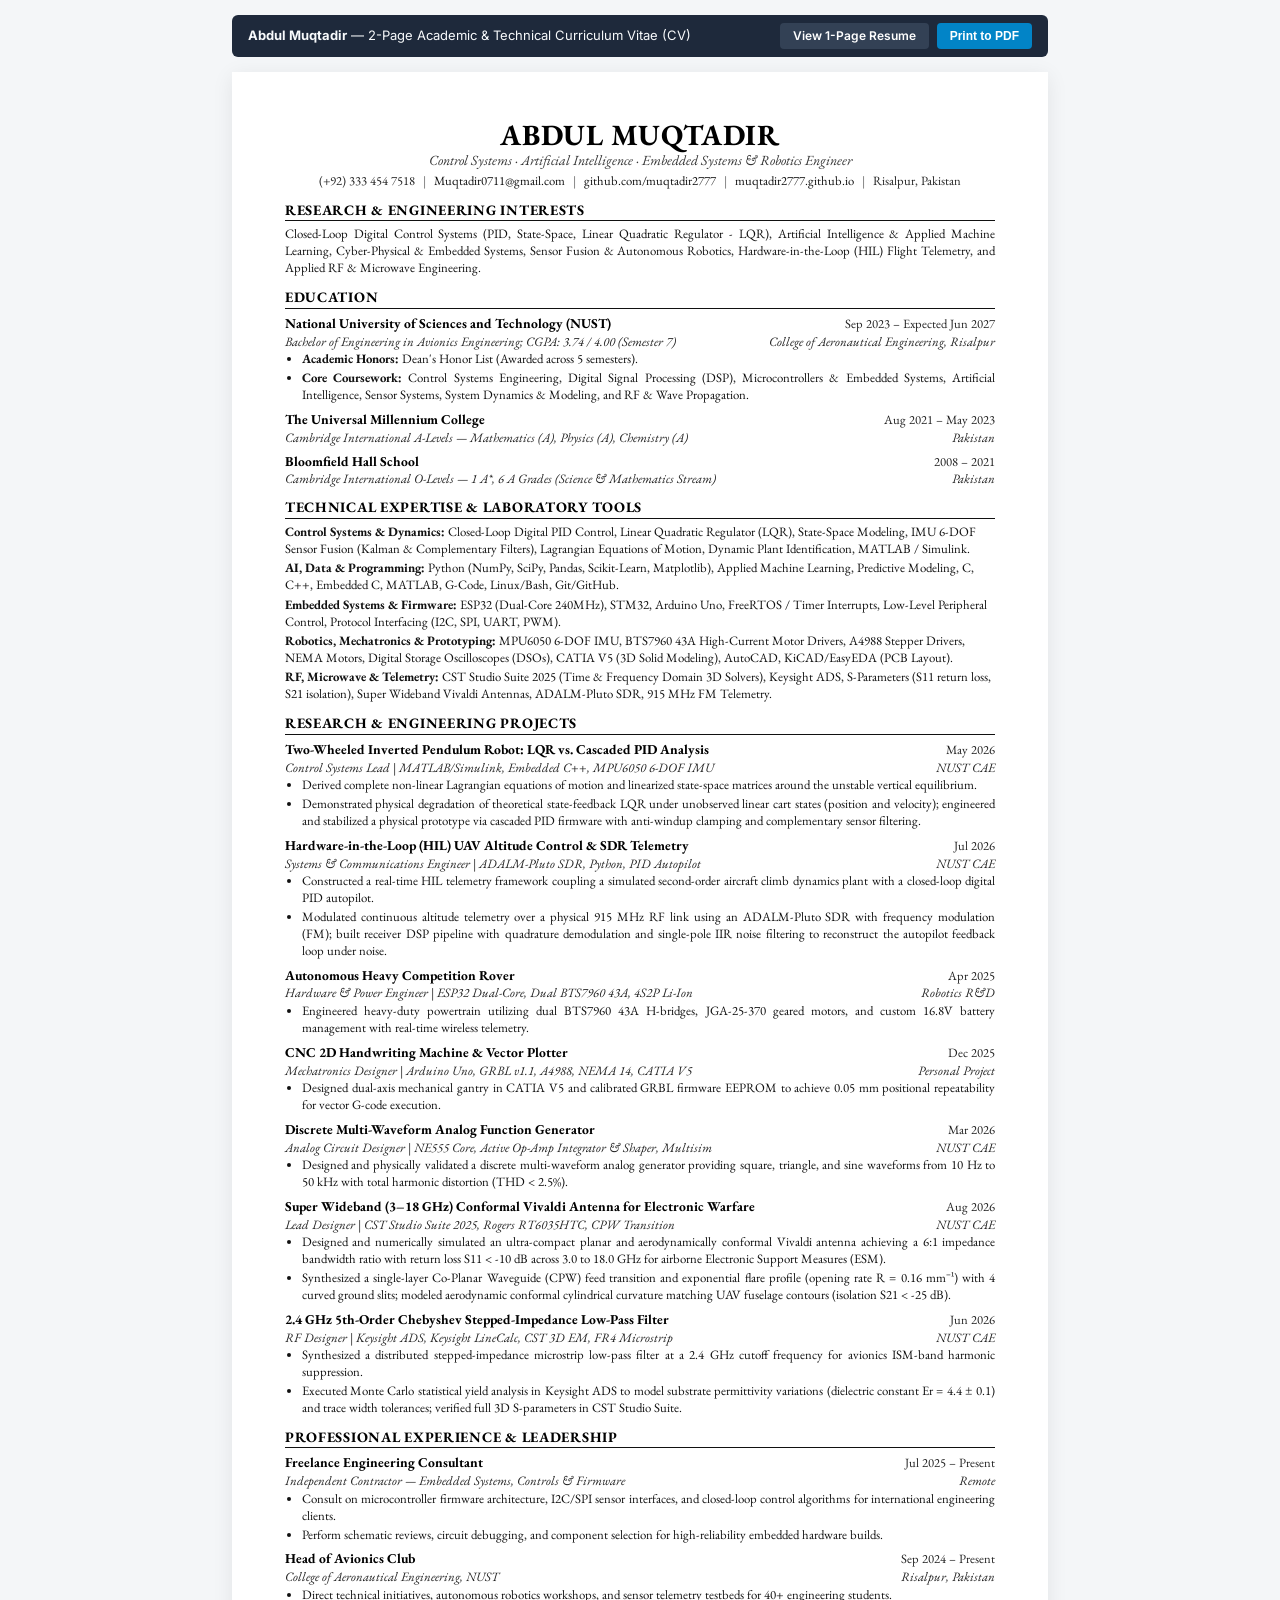
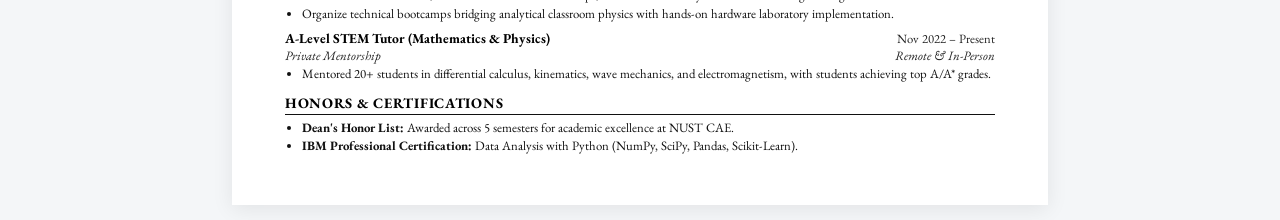
<file: resume/Abdul_Muqtadir_CV.html>
<!DOCTYPE html>
<html lang="en">
<head>
  <meta charset="UTF-8">
  <meta name="viewport" content="width=device-width, initial-scale=1.0">
  <title>Abdul Muqtadir - Curriculum Vitae</title>
  <link rel="preconnect" href="https://fonts.googleapis.com">
  <link rel="preconnect" href="https://fonts.gstatic.com" crossorigin>
  <link href="https://fonts.googleapis.com/css2?family=EB+Garamond:ital,wght@0,400;0,500;0,600;0,700;1,400;1,600&family=Inter:wght@400;500;600;700&display=swap" rel="stylesheet">
  <style>
    /* ==========================================================================
       2-PAGE ACADEMIC & TECHNICAL CURRICULUM VITAE (CV)
       Comprehensive research, engineering, and academic credential format.
       ========================================================================== */

    * {
      box-sizing: border-box;
      margin: 0;
      padding: 0;
    }

    @page {
      size: letter;
      margin: 0.45in 0.5in;
    }

    body {
      font-family: 'EB Garamond', 'Times New Roman', Times, serif;
      font-size: 10pt;
      line-height: 1.33;
      color: #111111;
      background-color: #f4f6f8;
      -webkit-font-smoothing: antialiased;
    }

    .cv-wrapper {
      max-width: 8.5in;
      margin: 15px auto;
      background: #ffffff;
      padding: 0.5in 0.55in;
      box-shadow: 0 4px 20px rgba(0, 0, 0, 0.08);
    }

    .screen-toolbar {
      max-width: 8.5in;
      margin: 15px auto 0;
      padding: 8px 16px;
      background: #1e293b;
      color: #f8fafc;
      border-radius: 6px;
      display: flex;
      justify-content: space-between;
      align-items: center;
      font-family: 'Inter', sans-serif;
      font-size: 13px;
    }

    .toolbar-btn {
      background: #0284c7;
      color: #ffffff;
      border: none;
      padding: 5px 13px;
      border-radius: 4px;
      font-size: 12px;
      font-weight: 600;
      cursor: pointer;
      text-decoration: none;
      display: inline-flex;
      align-items: center;
      gap: 6px;
    }

    .toolbar-btn:hover {
      background: #0369a1;
    }

    /* Header */
    .header {
      text-align: center;
      margin-bottom: 10px;
    }

    .name {
      font-size: 22pt;
      font-weight: 700;
      letter-spacing: 0.02em;
      text-transform: uppercase;
      color: #000000;
      margin-bottom: 2px;
      line-height: 1;
    }

    .title-line {
      font-size: 10.5pt;
      font-style: italic;
      color: #333333;
      margin-bottom: 3px;
    }

    .contact-line {
      font-size: 9.5pt;
      color: #222222;
      display: flex;
      justify-content: center;
      flex-wrap: wrap;
      gap: 8px;
    }

    .contact-line a {
      color: #111111;
      text-decoration: none;
    }

    .contact-line a:hover {
      text-decoration: underline;
    }

    .separator {
      color: #666666;
    }

    /* Section Headings */
    .section-title {
      font-size: 10.8pt;
      font-weight: 700;
      text-transform: uppercase;
      letter-spacing: 0.05em;
      color: #000000;
      border-bottom: 0.85pt solid #111111;
      padding-bottom: 1.5px;
      margin-top: 10px;
      margin-bottom: 5px;
    }

    /* Item Blocks */
    .item {
      margin-bottom: 6px;
      break-inside: avoid;
    }

    .item-header {
      display: flex;
      justify-content: space-between;
      align-items: baseline;
    }

    .item-title {
      font-weight: 700;
      font-size: 10.2pt;
      color: #000000;
    }

    .item-date {
      font-weight: 400;
      font-size: 9.5pt;
      text-align: right;
      color: #222222;
    }

    .item-subtitle-row {
      display: flex;
      justify-content: space-between;
      align-items: baseline;
      font-style: italic;
      font-size: 9.6pt;
      color: #222222;
      margin-bottom: 1.5px;
    }

    .item-location {
      font-style: italic;
      text-align: right;
    }

    /* Bullet Points */
    ul.bullets {
      list-style-type: disc;
      margin-left: 17px;
      margin-top: 1.5px;
    }

    ul.bullets li {
      font-size: 9.6pt;
      line-height: 1.32;
      margin-bottom: 2px;
      text-align: justify;
    }

    /* Skills block */
    .skills-category {
      margin-bottom: 2.5px;
      font-size: 9.6pt;
      line-height: 1.32;
    }

    .skills-label {
      font-weight: 700;
    }

    /* Page Break Marker */
    .page-break {
      page-break-before: always;
      break-before: page;
    }

    @media print {
      body {
        background: #ffffff;
        color: #000000;
      }

      .screen-toolbar {
        display: none !important;
      }

      .cv-wrapper {
        margin: 0;
        padding: 0;
        max-width: 100%;
        box-shadow: none;
      }

      a {
        color: #000000;
        text-decoration: none;
      }
    }
  </style>
</head>
<body>

  <div class="screen-toolbar">
    <div>
      <strong>Abdul Muqtadir</strong> — 2-Page Academic &amp; Technical Curriculum Vitae (CV)
    </div>
    <div style="display: flex; gap: 8px;">
      <a href="Abdul_Muqtadir_Resume.html" class="toolbar-btn" style="background: #334155;">View 1-Page Resume</a>
      <button class="toolbar-btn" onclick="window.print();">Print to PDF</button>
    </div>
  </div>

  <main class="cv-wrapper">
    
    <!-- HEADER -->
    <header class="header">
      <h1 class="name">Abdul Muqtadir</h1>
      <div class="title-line">Control Systems · Artificial Intelligence · Embedded Systems &amp; Robotics Engineer</div>
      <div class="contact-line">
        <span>(+92) 333 454 7518</span>
        <span class="separator">|</span>
        <a href="mailto:Muqtadir0711@gmail.com">Muqtadir0711@gmail.com</a>
        <span class="separator">|</span>
        <a href="https://github.com/muqtadir2777" target="_blank">github.com/muqtadir2777</a>
        <span class="separator">|</span>
        <a href="https://muqtadir2777.github.io" target="_blank">muqtadir2777.github.io</a>
        <span class="separator">|</span>
        <span>Risalpur, Pakistan</span>
      </div>
    </header>

    <!-- RESEARCH INTERESTS -->
    <section>
      <h2 class="section-title">Research &amp; Engineering Interests</h2>
      <p style="font-size: 9.6pt; line-height: 1.32; text-align: justify; margin-bottom: 4px;">
        Closed-Loop Digital Control Systems (PID, State-Space, Linear Quadratic Regulator - LQR), Artificial Intelligence &amp; Applied Machine Learning, Cyber-Physical &amp; Embedded Systems, Sensor Fusion &amp; Autonomous Robotics, Hardware-in-the-Loop (HIL) Flight Telemetry, and Applied RF &amp; Microwave Engineering.
      </p>
    </section>

    <!-- EDUCATION -->
    <section>
      <h2 class="section-title">Education</h2>
      
      <div class="item">
        <div class="item-header">
          <span class="item-title">National University of Sciences and Technology (NUST)</span>
          <span class="item-date">Sep 2023 – Expected Jun 2027</span>
        </div>
        <div class="item-subtitle-row">
          <span>Bachelor of Engineering in Avionics Engineering; CGPA: 3.74 / 4.00 (Semester 7)</span>
          <span class="item-location">College of Aeronautical Engineering, Risalpur</span>
        </div>
        <ul class="bullets">
          <li><strong>Academic Honors:</strong> Dean's Honor List (Awarded across 5 semesters).</li>
          <li><strong>Core Coursework:</strong> Control Systems Engineering, Digital Signal Processing (DSP), Microcontrollers &amp; Embedded Systems, Artificial Intelligence, Sensor Systems, System Dynamics &amp; Modeling, and RF &amp; Wave Propagation.</li>
        </ul>
      </div>

      <div class="item" style="margin-top: 3px;">
        <div class="item-header">
          <span class="item-title">The Universal Millennium College</span>
          <span class="item-date">Aug 2021 – May 2023</span>
        </div>
        <div class="item-subtitle-row">
          <span>Cambridge International A-Levels — Mathematics (A), Physics (A), Chemistry (A)</span>
          <span class="item-location">Pakistan</span>
        </div>
      </div>

      <div class="item" style="margin-top: 3px;">
        <div class="item-header">
          <span class="item-title">Bloomfield Hall School</span>
          <span class="item-date">2008 – 2021</span>
        </div>
        <div class="item-subtitle-row">
          <span>Cambridge International O-Levels — 1 A*, 6 A Grades (Science &amp; Mathematics Stream)</span>
          <span class="item-location">Pakistan</span>
        </div>
      </div>
    </section>

    <!-- TECHNICAL SKILLS -->
    <section>
      <h2 class="section-title">Technical Expertise &amp; Laboratory Tools</h2>
      <div class="skills-category">
        <span class="skills-label">Control Systems &amp; Dynamics:</span> Closed-Loop Digital PID Control, Linear Quadratic Regulator (LQR), State-Space Modeling, IMU 6-DOF Sensor Fusion (Kalman &amp; Complementary Filters), Lagrangian Equations of Motion, Dynamic Plant Identification, MATLAB / Simulink.
      </div>
      <div class="skills-category">
        <span class="skills-label">AI, Data &amp; Programming:</span> Python (NumPy, SciPy, Pandas, Scikit-Learn, Matplotlib), Applied Machine Learning, Predictive Modeling, C, C++, Embedded C, MATLAB, G-Code, Linux/Bash, Git/GitHub.
      </div>
      <div class="skills-category">
        <span class="skills-label">Embedded Systems &amp; Firmware:</span> ESP32 (Dual-Core 240MHz), STM32, Arduino Uno, FreeRTOS / Timer Interrupts, Low-Level Peripheral Control, Protocol Interfacing (I2C, SPI, UART, PWM).
      </div>
      <div class="skills-category">
        <span class="skills-label">Robotics, Mechatronics &amp; Prototyping:</span> MPU6050 6-DOF IMU, BTS7960 43A High-Current Motor Drivers, A4988 Stepper Drivers, NEMA Motors, Digital Storage Oscilloscopes (DSOs), CATIA V5 (3D Solid Modeling), AutoCAD, KiCAD/EasyEDA (PCB Layout).
      </div>
      <div class="skills-category">
        <span class="skills-label">RF, Microwave &amp; Telemetry:</span> CST Studio Suite 2025 (Time &amp; Frequency Domain 3D Solvers), Keysight ADS, S-Parameters (S11 return loss, S21 isolation), Super Wideband Vivaldi Antennas, ADALM-Pluto SDR, 915 MHz FM Telemetry.
      </div>
    </section>

    <!-- RESEARCH & ENGINEERING PROJECTS (PAGE 1) -->
    <section>
      <h2 class="section-title">Research &amp; Engineering Projects</h2>

      <!-- Project 1: TWIP Inverted Pendulum -->
      <div class="item">
        <div class="item-header">
          <span class="item-title">Two-Wheeled Inverted Pendulum Robot: LQR vs. Cascaded PID Analysis</span>
          <span class="item-date">May 2026</span>
        </div>
        <div class="item-subtitle-row">
          <span>Control Systems Lead | MATLAB/Simulink, Embedded C++, MPU6050 6-DOF IMU</span>
          <span class="item-location">NUST CAE</span>
        </div>
        <ul class="bullets">
          <li>Derived complete non-linear Lagrangian equations of motion and linearized state-space matrices around the unstable vertical equilibrium.</li>
          <li>Demonstrated physical degradation of theoretical state-feedback LQR under unobserved linear cart states (position and velocity); engineered and stabilized a physical prototype via cascaded PID firmware with anti-windup clamping and complementary sensor filtering.</li>
        </ul>
      </div>

      <!-- Project 2: HIL UAV Altitude Control -->
      <div class="item">
        <div class="item-header">
          <span class="item-title">Hardware-in-the-Loop (HIL) UAV Altitude Control &amp; SDR Telemetry</span>
          <span class="item-date">Jul 2026</span>
        </div>
        <div class="item-subtitle-row">
          <span>Systems &amp; Communications Engineer | ADALM-Pluto SDR, Python, PID Autopilot</span>
          <span class="item-location">NUST CAE</span>
        </div>
        <ul class="bullets">
          <li>Constructed a real-time HIL telemetry framework coupling a simulated second-order aircraft climb dynamics plant with a closed-loop digital PID autopilot.</li>
          <li>Modulated continuous altitude telemetry over a physical 915 MHz RF link using an ADALM-Pluto SDR with frequency modulation (FM); built receiver DSP pipeline with quadrature demodulation and single-pole IIR noise filtering to reconstruct the autopilot feedback loop under noise.</li>
        </ul>
      </div>

      <!-- Project 3: Autonomous Competition Rover -->
      <div class="item">
        <div class="item-header">
          <span class="item-title">Autonomous Heavy Competition Rover</span>
          <span class="item-date">Apr 2025</span>
        </div>
        <div class="item-subtitle-row">
          <span>Hardware &amp; Power Engineer | ESP32 Dual-Core, Dual BTS7960 43A, 4S2P Li-Ion</span>
          <span class="item-location">Robotics R&amp;D</span>
        </div>
        <ul class="bullets">
          <li>Engineered heavy-duty powertrain utilizing dual BTS7960 43A H-bridges, JGA-25-370 geared motors, and custom 16.8V battery management with real-time wireless telemetry.</li>
        </ul>
      </div>
    </section>

    <!-- PAGE BREAK FOR EXACT 2-PAGE LAYOUT -->
    <div class="page-break"></div>

    <!-- ENGINEERING PROJECTS (PAGE 2) -->
    <section>
      <!-- Project 4: CNC 2D Handwriting Machine -->
      <div class="item" style="margin-top: 4px;">
        <div class="item-header">
          <span class="item-title">CNC 2D Handwriting Machine &amp; Vector Plotter</span>
          <span class="item-date">Dec 2025</span>
        </div>
        <div class="item-subtitle-row">
          <span>Mechatronics Designer | Arduino Uno, GRBL v1.1, A4988, NEMA 14, CATIA V5</span>
          <span class="item-location">Personal Project</span>
        </div>
        <ul class="bullets">
          <li>Designed dual-axis mechanical gantry in CATIA V5 and calibrated GRBL firmware EEPROM to achieve 0.05 mm positional repeatability for vector G-code execution.</li>
        </ul>
      </div>

      <!-- Project 5: Analog Function Generator -->
      <div class="item">
        <div class="item-header">
          <span class="item-title">Discrete Multi-Waveform Analog Function Generator</span>
          <span class="item-date">Mar 2026</span>
        </div>
        <div class="item-subtitle-row">
          <span>Analog Circuit Designer | NE555 Core, Active Op-Amp Integrator &amp; Shaper, Multisim</span>
          <span class="item-location">NUST CAE</span>
        </div>
        <ul class="bullets">
          <li>Designed and physically validated a discrete multi-waveform analog generator providing square, triangle, and sine waveforms from 10 Hz to 50 kHz with total harmonic distortion (THD &lt; 2.5%).</li>
        </ul>
      </div>

      <!-- Project 6: Vivaldi Antenna -->
      <div class="item">
        <div class="item-header">
          <span class="item-title">Super Wideband (3–18 GHz) Conformal Vivaldi Antenna for Electronic Warfare</span>
          <span class="item-date">Aug 2026</span>
        </div>
        <div class="item-subtitle-row">
          <span>Lead Designer | CST Studio Suite 2025, Rogers RT6035HTC, CPW Transition</span>
          <span class="item-location">NUST CAE</span>
        </div>
        <ul class="bullets">
          <li>Designed and numerically simulated an ultra-compact planar and aerodynamically conformal Vivaldi antenna achieving a 6:1 impedance bandwidth ratio with return loss S11 &lt; -10 dB across 3.0 to 18.0 GHz for airborne Electronic Support Measures (ESM).</li>
          <li>Synthesized a single-layer Co-Planar Waveguide (CPW) feed transition and exponential flare profile (opening rate R = 0.16 mm⁻¹) with 4 curved ground slits; modeled aerodynamic conformal cylindrical curvature matching UAV fuselage contours (isolation S21 &lt; -25 dB).</li>
        </ul>
      </div>

      <!-- Project 7: Chebyshev LPF -->
      <div class="item">
        <div class="item-header">
          <span class="item-title">2.4 GHz 5th-Order Chebyshev Stepped-Impedance Low-Pass Filter</span>
          <span class="item-date">Jun 2026</span>
        </div>
        <div class="item-subtitle-row">
          <span>RF Designer | Keysight ADS, Keysight LineCalc, CST 3D EM, FR4 Microstrip</span>
          <span class="item-location">NUST CAE</span>
        </div>
        <ul class="bullets">
          <li>Synthesized a distributed stepped-impedance microstrip low-pass filter at a 2.4 GHz cutoff frequency for avionics ISM-band harmonic suppression.</li>
          <li>Executed Monte Carlo statistical yield analysis in Keysight ADS to model substrate permittivity variations (dielectric constant Er = 4.4 ± 0.1) and trace width tolerances; verified full 3D S-parameters in CST Studio Suite.</li>
        </ul>
      </div>
    </section>

    <!-- PROFESSIONAL EXPERIENCE & LEADERSHIP -->
    <section>
      <h2 class="section-title">Professional Experience &amp; Leadership</h2>

      <div class="item">
        <div class="item-header">
          <span class="item-title">Freelance Engineering Consultant</span>
          <span class="item-date">Jul 2025 – Present</span>
        </div>
        <div class="item-subtitle-row">
          <span>Independent Contractor — Embedded Systems, Controls &amp; Firmware</span>
          <span class="item-location">Remote</span>
        </div>
        <ul class="bullets">
          <li>Consult on microcontroller firmware architecture, I2C/SPI sensor interfaces, and closed-loop control algorithms for international engineering clients.</li>
          <li>Perform schematic reviews, circuit debugging, and component selection for high-reliability embedded hardware builds.</li>
        </ul>
      </div>

      <div class="item">
        <div class="item-header">
          <span class="item-title">Head of Avionics Club</span>
          <span class="item-date">Sep 2024 – Present</span>
        </div>
        <div class="item-subtitle-row">
          <span>College of Aeronautical Engineering, NUST</span>
          <span class="item-location">Risalpur, Pakistan</span>
        </div>
        <ul class="bullets">
          <li>Direct technical initiatives, autonomous robotics workshops, and sensor telemetry testbeds for 40+ engineering students.</li>
          <li>Organize technical bootcamps bridging analytical classroom physics with hands-on hardware laboratory implementation.</li>
        </ul>
      </div>

      <div class="item">
        <div class="item-header">
          <span class="item-title">A-Level STEM Tutor (Mathematics &amp; Physics)</span>
          <span class="item-date">Nov 2022 – Present</span>
        </div>
        <div class="item-subtitle-row">
          <span>Private Mentorship</span>
          <span class="item-location">Remote &amp; In-Person</span>
        </div>
        <ul class="bullets">
          <li>Mentored 20+ students in differential calculus, kinematics, wave mechanics, and electromagnetism, with students achieving top A/A* grades.</li>
        </ul>
      </div>
    </section>

    <!-- HONORS & CERTIFICATIONS -->
    <section>
      <h2 class="section-title">Honors &amp; Certifications</h2>
      <ul class="bullets">
        <li><strong>Dean's Honor List:</strong> Awarded across 5 semesters for academic excellence at NUST CAE.</li>
        <li><strong>IBM Professional Certification:</strong> Data Analysis with Python (NumPy, SciPy, Pandas, Scikit-Learn).</li>
      </ul>
    </section>

  </main>

</body>
</html>
</file>
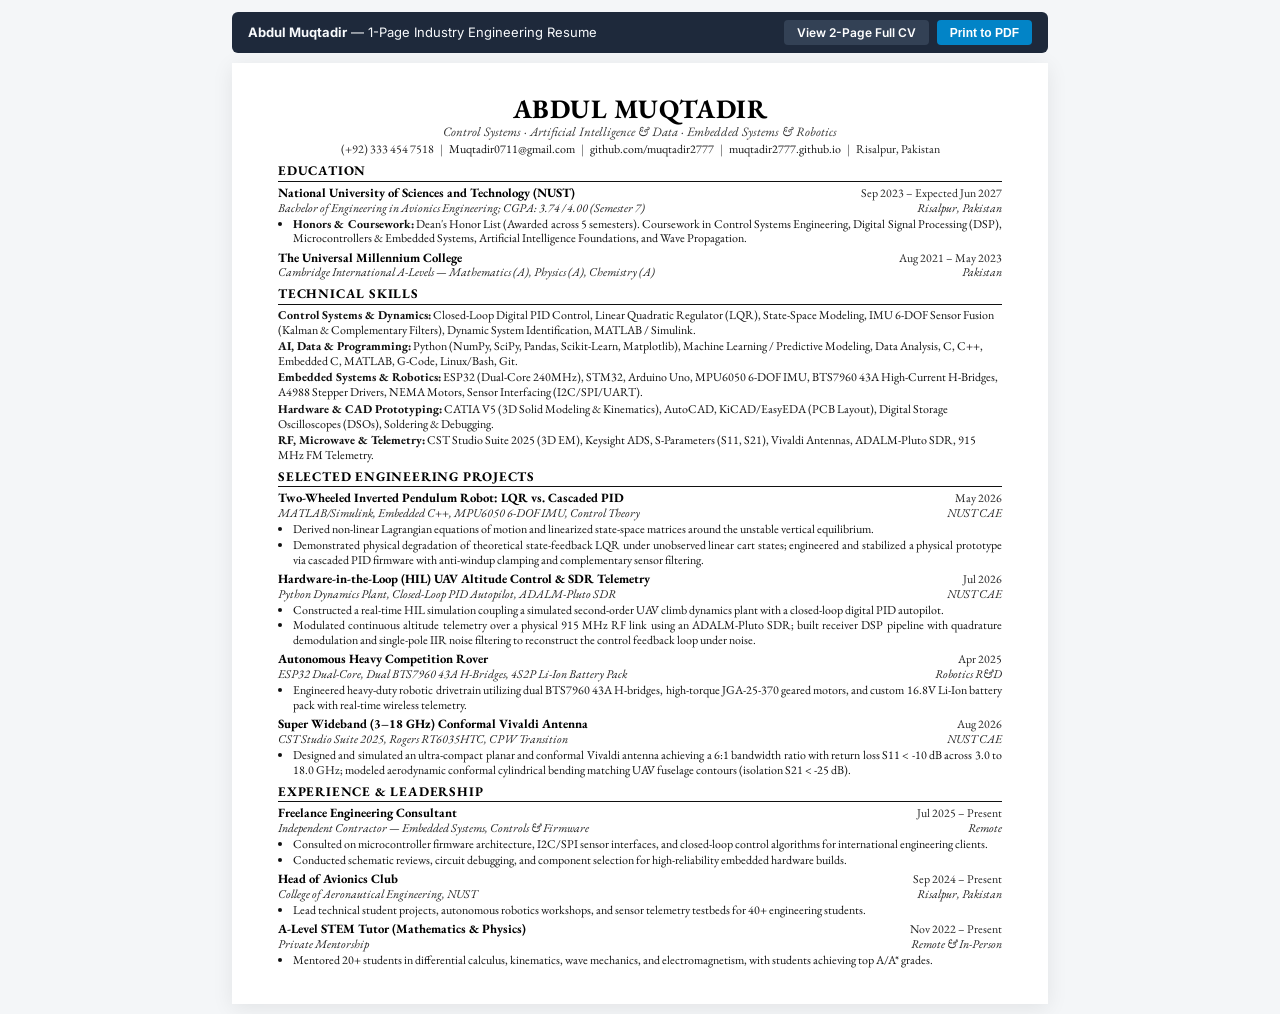
<file: resume/Abdul_Muqtadir_Resume.html>
<!DOCTYPE html>
<html lang="en">
<head>
  <meta charset="UTF-8">
  <meta name="viewport" content="width=device-width, initial-scale=1.0">
  <title>Abdul Muqtadir - Engineering Resume</title>
  <link rel="preconnect" href="https://fonts.googleapis.com">
  <link rel="preconnect" href="https://fonts.gstatic.com" crossorigin>
  <link href="https://fonts.googleapis.com/css2?family=EB+Garamond:ital,wght@0,400;0,500;0,600;0,700;1,400;1,600&family=Inter:wght@400;500;600;700&display=swap" rel="stylesheet">
  <style>
    /* ==========================================================================
       1-PAGE INDUSTRY ENGINEERING RESUME (JAKE'S / HARVARD FORMAT)
       Concise, high-density, single-page corporate & defense format.
       ========================================================================== */

    * {
      box-sizing: border-box;
      margin: 0;
      padding: 0;
    }

    @page {
      size: letter;
      margin: 0.32in 0.45in;
    }

    body {
      font-family: 'EB Garamond', 'Times New Roman', Times, serif;
      font-size: 9.3pt;
      line-height: 1.25;
      color: #111111;
      background-color: #f4f6f8;
      -webkit-font-smoothing: antialiased;
    }

    .resume-wrapper {
      max-width: 8.5in;
      margin: 10px auto;
      background: #ffffff;
      padding: 0.34in 0.48in;
      box-shadow: 0 4px 20px rgba(0, 0, 0, 0.08);
    }

    .screen-toolbar {
      max-width: 8.5in;
      margin: 12px auto 0;
      padding: 8px 16px;
      background: #1e293b;
      color: #f8fafc;
      border-radius: 6px;
      display: flex;
      justify-content: space-between;
      align-items: center;
      font-family: 'Inter', sans-serif;
      font-size: 13px;
    }

    .toolbar-btn {
      background: #0284c7;
      color: #ffffff;
      border: none;
      padding: 5px 13px;
      border-radius: 4px;
      font-size: 12px;
      font-weight: 600;
      cursor: pointer;
      text-decoration: none;
      display: inline-flex;
      align-items: center;
      gap: 6px;
    }

    .toolbar-btn:hover {
      background: #0369a1;
    }

    /* Header */
    .header {
      text-align: center;
      margin-bottom: 6px;
    }

    .name {
      font-size: 20pt;
      font-weight: 700;
      letter-spacing: 0.02em;
      text-transform: uppercase;
      color: #000000;
      margin-bottom: 2px;
      line-height: 1;
    }

    .title-sub {
      font-size: 9.6pt;
      font-style: italic;
      color: #333333;
      margin-bottom: 2px;
    }

    .contact-line {
      font-size: 9pt;
      color: #222222;
      display: flex;
      justify-content: center;
      flex-wrap: wrap;
      gap: 6px;
    }

    .contact-line a {
      color: #111111;
      text-decoration: none;
    }

    .contact-line a:hover {
      text-decoration: underline;
    }

    .separator {
      color: #666666;
    }

    /* Section Headings */
    .section-title {
      font-size: 9.9pt;
      font-weight: 700;
      text-transform: uppercase;
      letter-spacing: 0.06em;
      color: #000000;
      border-bottom: 0.8pt solid #111111;
      padding-bottom: 1px;
      margin-top: 6px;
      margin-bottom: 3px;
    }

    /* Item Blocks */
    .item {
      margin-bottom: 3.5px;
    }

    .item-header {
      display: flex;
      justify-content: space-between;
      align-items: baseline;
    }

    .item-title {
      font-weight: 700;
      font-size: 9.5pt;
      color: #000000;
    }

    .item-date {
      font-weight: 400;
      font-size: 8.9pt;
      text-align: right;
      color: #222222;
    }

    .item-subtitle-row {
      display: flex;
      justify-content: space-between;
      align-items: baseline;
      font-style: italic;
      font-size: 9pt;
      color: #222222;
      margin-bottom: 1px;
    }

    .item-location {
      font-style: italic;
      text-align: right;
    }

    /* Bullet Points */
    ul.bullets {
      list-style-type: disc;
      margin-left: 15px;
      margin-top: 1px;
    }

    ul.bullets li {
      font-size: 9pt;
      line-height: 1.23;
      margin-bottom: 1px;
      text-align: justify;
    }

    /* Skills block */
    .skills-category {
      margin-bottom: 1.5px;
      font-size: 9pt;
      line-height: 1.24;
    }

    .skills-label {
      font-weight: 700;
    }

    @media print {
      body {
        background: #ffffff;
        color: #000000;
      }

      .screen-toolbar {
        display: none !important;
      }

      .resume-wrapper {
        margin: 0;
        padding: 0;
        max-width: 100%;
        box-shadow: none;
      }

      a {
        color: #000000;
        text-decoration: none;
      }
    }
  </style>
</head>
<body>

  <div class="screen-toolbar">
    <div>
      <strong>Abdul Muqtadir</strong> — 1-Page Industry Engineering Resume
    </div>
    <div style="display: flex; gap: 8px;">
      <a href="Abdul_Muqtadir_CV.html" class="toolbar-btn" style="background: #334155;">View 2-Page Full CV</a>
      <button class="toolbar-btn" onclick="window.print();">Print to PDF</button>
    </div>
  </div>

  <main class="resume-wrapper">
    
    <!-- HEADER -->
    <header class="header">
      <h1 class="name">Abdul Muqtadir</h1>
      <div class="title-sub">Control Systems · Artificial Intelligence &amp; Data · Embedded Systems &amp; Robotics</div>
      <div class="contact-line">
        <span>(+92) 333 454 7518</span>
        <span class="separator">|</span>
        <a href="mailto:Muqtadir0711@gmail.com">Muqtadir0711@gmail.com</a>
        <span class="separator">|</span>
        <a href="https://github.com/muqtadir2777" target="_blank">github.com/muqtadir2777</a>
        <span class="separator">|</span>
        <a href="https://muqtadir2777.github.io" target="_blank">muqtadir2777.github.io</a>
        <span class="separator">|</span>
        <span>Risalpur, Pakistan</span>
      </div>
    </header>

    <!-- EDUCATION -->
    <section>
      <h2 class="section-title">Education</h2>
      
      <div class="item">
        <div class="item-header">
          <span class="item-title">National University of Sciences and Technology (NUST)</span>
          <span class="item-date">Sep 2023 – Expected Jun 2027</span>
        </div>
        <div class="item-subtitle-row">
          <span>Bachelor of Engineering in Avionics Engineering; CGPA: 3.74 / 4.00 (Semester 7)</span>
          <span class="item-location">Risalpur, Pakistan</span>
        </div>
        <ul class="bullets">
          <li><strong>Honors &amp; Coursework:</strong> Dean's Honor List (Awarded across 5 semesters). Coursework in Control Systems Engineering, Digital Signal Processing (DSP), Microcontrollers &amp; Embedded Systems, Artificial Intelligence Foundations, and Wave Propagation.</li>
        </ul>
      </div>

      <div class="item" style="margin-top: 1px;">
        <div class="item-header">
          <span class="item-title">The Universal Millennium College</span>
          <span class="item-date">Aug 2021 – May 2023</span>
        </div>
        <div class="item-subtitle-row">
          <span>Cambridge International A-Levels — Mathematics (A), Physics (A), Chemistry (A)</span>
          <span class="item-location">Pakistan</span>
        </div>
      </div>
    </section>

    <!-- TECHNICAL SKILLS -->
    <section>
      <h2 class="section-title">Technical Skills</h2>
      <div class="skills-category">
        <span class="skills-label">Control Systems &amp; Dynamics:</span> Closed-Loop Digital PID Control, Linear Quadratic Regulator (LQR), State-Space Modeling, IMU 6-DOF Sensor Fusion (Kalman &amp; Complementary Filters), Dynamic System Identification, MATLAB / Simulink.
      </div>
      <div class="skills-category">
        <span class="skills-label">AI, Data &amp; Programming:</span> Python (NumPy, SciPy, Pandas, Scikit-Learn, Matplotlib), Machine Learning / Predictive Modeling, Data Analysis, C, C++, Embedded C, MATLAB, G-Code, Linux/Bash, Git.
      </div>
      <div class="skills-category">
        <span class="skills-label">Embedded Systems &amp; Robotics:</span> ESP32 (Dual-Core 240MHz), STM32, Arduino Uno, MPU6050 6-DOF IMU, BTS7960 43A High-Current H-Bridges, A4988 Stepper Drivers, NEMA Motors, Sensor Interfacing (I2C/SPI/UART).
      </div>
      <div class="skills-category">
        <span class="skills-label">Hardware &amp; CAD Prototyping:</span> CATIA V5 (3D Solid Modeling &amp; Kinematics), AutoCAD, KiCAD/EasyEDA (PCB Layout), Digital Storage Oscilloscopes (DSOs), Soldering &amp; Debugging.
      </div>
      <div class="skills-category">
        <span class="skills-label">RF, Microwave &amp; Telemetry:</span> CST Studio Suite 2025 (3D EM), Keysight ADS, S-Parameters (S11, S21), Vivaldi Antennas, ADALM-Pluto SDR, 915 MHz FM Telemetry.
      </div>
    </section>

    <!-- ENGINEERING PROJECTS -->
    <section>
      <h2 class="section-title">Selected Engineering Projects</h2>

      <!-- Project 1: TWIP Inverted Pendulum -->
      <div class="item">
        <div class="item-header">
          <span class="item-title">Two-Wheeled Inverted Pendulum Robot: LQR vs. Cascaded PID</span>
          <span class="item-date">May 2026</span>
        </div>
        <div class="item-subtitle-row">
          <span>MATLAB/Simulink, Embedded C++, MPU6050 6-DOF IMU, Control Theory</span>
          <span class="item-location">NUST CAE</span>
        </div>
        <ul class="bullets">
          <li>Derived non-linear Lagrangian equations of motion and linearized state-space matrices around the unstable vertical equilibrium.</li>
          <li>Demonstrated physical degradation of theoretical state-feedback LQR under unobserved linear cart states; engineered and stabilized a physical prototype via cascaded PID firmware with anti-windup clamping and complementary sensor filtering.</li>
        </ul>
      </div>

      <!-- Project 2: HIL UAV Altitude Control -->
      <div class="item">
        <div class="item-header">
          <span class="item-title">Hardware-in-the-Loop (HIL) UAV Altitude Control &amp; SDR Telemetry</span>
          <span class="item-date">Jul 2026</span>
        </div>
        <div class="item-subtitle-row">
          <span>Python Dynamics Plant, Closed-Loop PID Autopilot, ADALM-Pluto SDR</span>
          <span class="item-location">NUST CAE</span>
        </div>
        <ul class="bullets">
          <li>Constructed a real-time HIL simulation coupling a simulated second-order UAV climb dynamics plant with a closed-loop digital PID autopilot.</li>
          <li>Modulated continuous altitude telemetry over a physical 915 MHz RF link using an ADALM-Pluto SDR; built receiver DSP pipeline with quadrature demodulation and single-pole IIR noise filtering to reconstruct the control feedback loop under noise.</li>
        </ul>
      </div>

      <!-- Project 3: Autonomous Competition Rover -->
      <div class="item">
        <div class="item-header">
          <span class="item-title">Autonomous Heavy Competition Rover</span>
          <span class="item-date">Apr 2025</span>
        </div>
        <div class="item-subtitle-row">
          <span>ESP32 Dual-Core, Dual BTS7960 43A H-Bridges, 4S2P Li-Ion Battery Pack</span>
          <span class="item-location">Robotics R&amp;D</span>
        </div>
        <ul class="bullets">
          <li>Engineered heavy-duty robotic drivetrain utilizing dual BTS7960 43A H-bridges, high-torque JGA-25-370 geared motors, and custom 16.8V Li-Ion battery pack with real-time wireless telemetry.</li>
        </ul>
      </div>

      <!-- Project 4: Vivaldi Antenna -->
      <div class="item">
        <div class="item-header">
          <span class="item-title">Super Wideband (3–18 GHz) Conformal Vivaldi Antenna</span>
          <span class="item-date">Aug 2026</span>
        </div>
        <div class="item-subtitle-row">
          <span>CST Studio Suite 2025, Rogers RT6035HTC, CPW Transition</span>
          <span class="item-location">NUST CAE</span>
        </div>
        <ul class="bullets">
          <li>Designed and simulated an ultra-compact planar and conformal Vivaldi antenna achieving a 6:1 bandwidth ratio with return loss S11 &lt; -10 dB across 3.0 to 18.0 GHz; modeled aerodynamic conformal cylindrical bending matching UAV fuselage contours (isolation S21 &lt; -25 dB).</li>
        </ul>
      </div>
    </section>

    <!-- EXPERIENCE & LEADERSHIP -->
    <section>
      <h2 class="section-title">Experience &amp; Leadership</h2>

      <div class="item">
        <div class="item-header">
          <span class="item-title">Freelance Engineering Consultant</span>
          <span class="item-date">Jul 2025 – Present</span>
        </div>
        <div class="item-subtitle-row">
          <span>Independent Contractor — Embedded Systems, Controls &amp; Firmware</span>
          <span class="item-location">Remote</span>
        </div>
        <ul class="bullets">
          <li>Consulted on microcontroller firmware architecture, I2C/SPI sensor interfaces, and closed-loop control algorithms for international engineering clients.</li>
          <li>Conducted schematic reviews, circuit debugging, and component selection for high-reliability embedded hardware builds.</li>
        </ul>
      </div>

      <div class="item">
        <div class="item-header">
          <span class="item-title">Head of Avionics Club</span>
          <span class="item-date">Sep 2024 – Present</span>
        </div>
        <div class="item-subtitle-row">
          <span>College of Aeronautical Engineering, NUST</span>
          <span class="item-location">Risalpur, Pakistan</span>
        </div>
        <ul class="bullets">
          <li>Lead technical student projects, autonomous robotics workshops, and sensor telemetry testbeds for 40+ engineering students.</li>
        </ul>
      </div>

      <div class="item">
        <div class="item-header">
          <span class="item-title">A-Level STEM Tutor (Mathematics &amp; Physics)</span>
          <span class="item-date">Nov 2022 – Present</span>
        </div>
        <div class="item-subtitle-row">
          <span>Private Mentorship</span>
          <span class="item-location">Remote &amp; In-Person</span>
        </div>
        <ul class="bullets">
          <li>Mentored 20+ students in differential calculus, kinematics, wave mechanics, and electromagnetism, with students achieving top A/A* grades.</li>
        </ul>
      </div>
    </section>

  </main>

</body>
</html>
</file>
<file: css/style.css>
/* ==========================================================================
   ABDUL MUQTADIR - AVIONICS & EMBEDDED SYSTEMS PORTFOLIO DESIGN SYSTEM
   ========================================================================== */

@import url('https://fonts.googleapis.com/css2?family=Inter:wght@300;400;500;600;700;800&family=JetBrains+Mono:ital,wght@0,400;0,500;0,700;1,400&family=Space+Grotesk:wght@400;500;600;700&display=swap');

/* --- CSS Variables & Design Tokens --- */
:root {
  --font-sans: 'Inter', -apple-system, BlinkMacSystemFont, 'Segoe UI', Roboto, sans-serif;
  --font-display: 'Space Grotesk', var(--font-sans);
  --font-mono: 'JetBrains Mono', 'Courier New', monospace;

  /* Color Palette - Aerospace Avionics Obsidian & Cyan */
  --bg-primary: #060911;
  --bg-secondary: #0a101d;
  --bg-card: rgba(13, 22, 38, 0.75);
  --bg-card-hover: rgba(18, 30, 52, 0.85);
  --bg-card-solid: #0d1626;
  --bg-glass: rgba(10, 16, 29, 0.65);
  --bg-surface-elevated: #111d33;

  --accent-cyan: #38bdf8;
  --accent-blue: #2563eb;
  --accent-sky: #0284c7;
  --accent-emerald: #10b981;
  --accent-amber: #f59e0b;
  --accent-rose: #f43f5e;
  
  --text-main: #f1f5f9;
  --text-secondary: #cbd5e1;
  --text-muted: #8493a8;
  --text-dark: #475569;

  --border-subtle: rgba(255, 255, 255, 0.08);
  --border-glow: rgba(56, 189, 248, 0.3);
  --border-active: rgba(56, 189, 248, 0.6);
  
  --shadow-sm: 0 4px 12px rgba(0, 0, 0, 0.3);
  --shadow-md: 0 10px 30px -10px rgba(0, 0, 0, 0.5);
  --shadow-lg: 0 20px 40px -15px rgba(0, 0, 0, 0.7);
  --shadow-cyan: 0 0 25px rgba(56, 189, 248, 0.25);
  --shadow-blue: 0 0 35px rgba(37, 99, 235, 0.3);

  --radius-sm: 8px;
  --radius-md: 14px;
  --radius-lg: 20px;
  --radius-pill: 9999px;

  --nav-height: 72px;
  --transition-fast: 0.2s cubic-bezier(0.16, 1, 0.3, 1);
  --transition-smooth: 0.35s cubic-bezier(0.16, 1, 0.3, 1);
  --transition-bounce: 0.5s cubic-bezier(0.34, 1.56, 0.64, 1);
}

/* --- Reset & Global Defaults --- */
*, *::before, *::after {
  box-sizing: border-box;
  margin: 0;
  padding: 0;
}

html {
  scroll-behavior: smooth;
  color-scheme: dark;
  font-size: 16px;
  text-size-adjust: 100%;
}

body {
  font-family: var(--font-sans);
  background-color: var(--bg-primary);
  color: var(--text-main);
  line-height: 1.65;
  overflow-x: hidden;
  position: relative;
  min-height: 100vh;
  -webkit-font-smoothing: antialiased;
  -moz-osx-font-smoothing: grayscale;
}

::selection {
  background: var(--accent-cyan);
  color: #040810;
}

/* Custom Scrollbar */
::-webkit-scrollbar {
  width: 8px;
  height: 8px;
}
::-webkit-scrollbar-track {
  background: var(--bg-primary);
}
::-webkit-scrollbar-thumb {
  background: #1e293b;
  border-radius: 4px;
  border: 2px solid var(--bg-primary);
}
::-webkit-scrollbar-thumb:hover {
  background: var(--accent-sky);
}

/* --- Background Starfield & Visual Canvases --- */
#starCanvas {
  position: fixed;
  top: 0;
  left: 0;
  width: 100%;
  height: 100%;
  pointer-events: none;
  z-index: 0;
}

/* Radial Glow Ambient Lights */
.ambient-glow {
  position: fixed;
  border-radius: 50%;
  filter: blur(120px);
  pointer-events: none;
  z-index: 0;
  opacity: 0.4;
  transition: transform 0.5s ease-out;
}

.ambient-glow-1 {
  top: 10%;
  left: 5%;
  width: 500px;
  height: 500px;
  background: radial-gradient(circle, rgba(37, 99, 235, 0.3) 0%, transparent 70%);
}

.ambient-glow-2 {
  bottom: 20%;
  right: 5%;
  width: 600px;
  height: 600px;
  background: radial-gradient(circle, rgba(56, 189, 248, 0.2) 0%, transparent 70%);
}

/* Mouse Follower Glow */
.cursor-glow {
  position: fixed;
  width: 400px;
  height: 400px;
  background: radial-gradient(circle, rgba(56, 189, 248, 0.08) 0%, transparent 65%);
  border-radius: 50%;
  pointer-events: none;
  z-index: 1;
  transform: translate(-50%, -50%);
  transition: opacity 0.3s ease;
  mix-blend-mode: screen;
}

/* --- Layout Utility --- */
.container {
  max-width: 1200px;
  margin: 0 auto;
  padding: 0 1.5rem;
  position: relative;
  z-index: 2;
}

section {
  position: relative;
  z-index: 2;
  padding: 6rem 0;
}

@media (max-width: 768px) {
  section {
    padding: 4rem 0;
  }
}

/* Section Header Typography */
.section-meta {
  text-align: center;
  margin-bottom: 3.5rem;
}

.section-tag {
  display: inline-flex;
  align-items: center;
  gap: 0.5rem;
  font-family: var(--font-mono);
  font-size: 0.8rem;
  font-weight: 600;
  letter-spacing: 0.15em;
  text-transform: uppercase;
  color: var(--accent-cyan);
  background: rgba(56, 189, 248, 0.08);
  border: 1px solid rgba(56, 189, 248, 0.2);
  padding: 0.35rem 1rem;
  border-radius: var(--radius-pill);
  margin-bottom: 0.9rem;
}

.section-tag::before {
  content: '//';
  opacity: 0.7;
}

.section-title {
  font-family: var(--font-display);
  font-size: clamp(2rem, 5vw, 3rem);
  font-weight: 700;
  color: #fff;
  letter-spacing: -0.02em;
  line-height: 1.15;
  margin-bottom: 0.75rem;
}

.section-desc {
  font-size: 1.05rem;
  color: var(--text-muted);
  max-width: 620px;
  margin: 0 auto;
}

/* --- Navigation Bar --- */
.navbar {
  position: fixed;
  top: 0;
  left: 0;
  right: 0;
  height: var(--nav-height);
  z-index: 100;
  background: rgba(6, 9, 17, 0.8);
  backdrop-filter: blur(16px);
  -webkit-backdrop-filter: blur(16px);
  border-bottom: 1px solid var(--border-subtle);
  transition: background 0.3s ease, border-color 0.3s ease, transform 0.3s ease;
}

.navbar.scrolled {
  background: rgba(6, 9, 17, 0.95);
  border-bottom-color: rgba(56, 189, 248, 0.15);
  box-shadow: var(--shadow-sm);
}

.nav-container {
  display: flex;
  align-items: center;
  justify-content: space-between;
  height: 100%;
  max-width: 1280px;
  margin: 0 auto;
  padding: 0 1.5rem;
}

.nav-brand {
  display: flex;
  align-items: center;
  gap: 0.75rem;
  text-decoration: none;
  color: #fff;
}

.brand-badge {
  width: 40px;
  height: 40px;
  border-radius: var(--radius-sm);
  background: linear-gradient(135deg, #1e3a8a, #0284c7);
  display: flex;
  align-items: center;
  justify-content: center;
  font-family: var(--font-display);
  font-weight: 800;
  font-size: 1.1rem;
  color: #fff;
  border: 1px solid rgba(56, 189, 248, 0.3);
  box-shadow: 0 0 15px rgba(56, 189, 248, 0.2);
  transition: transform var(--transition-fast);
}

.nav-brand:hover .brand-badge {
  transform: scale(1.05) rotate(-3deg);
}

.brand-info {
  display: flex;
  flex-direction: column;
}

.brand-name {
  font-family: var(--font-display);
  font-weight: 700;
  font-size: 1rem;
  letter-spacing: -0.01em;
  color: #fff;
}

.brand-sub {
  font-family: var(--font-mono);
  font-size: 0.7rem;
  color: var(--accent-cyan);
  letter-spacing: 0.05em;
}

.nav-links {
  display: flex;
  align-items: center;
  gap: 2rem;
  list-style: none;
}

.nav-link {
  font-size: 0.88rem;
  font-weight: 500;
  color: var(--text-secondary);
  text-decoration: none;
  transition: color var(--transition-fast);
  position: relative;
  padding: 0.3rem 0;
}

.nav-link:hover, .nav-link.active {
  color: var(--accent-cyan);
}

.nav-link::after {
  content: '';
  position: absolute;
  bottom: 0;
  left: 0;
  width: 0;
  height: 2px;
  background: linear-gradient(90deg, var(--accent-blue), var(--accent-cyan));
  transition: width var(--transition-fast);
  border-radius: 2px;
}

.nav-link:hover::after, .nav-link.active::after {
  width: 100%;
}

.nav-actions {
  display: flex;
  align-items: center;
  gap: 1rem;
}

.btn-icon {
  background: rgba(255, 255, 255, 0.05);
  border: 1px solid var(--border-subtle);
  color: var(--text-secondary);
  width: 38px;
  height: 38px;
  border-radius: var(--radius-sm);
  display: flex;
  align-items: center;
  justify-content: center;
  cursor: pointer;
  transition: all var(--transition-fast);
}

.btn-icon:hover {
  background: rgba(56, 189, 248, 0.12);
  border-color: rgba(56, 189, 248, 0.4);
  color: var(--accent-cyan);
  transform: translateY(-2px);
}

.btn-primary {
  display: inline-flex;
  align-items: center;
  gap: 0.5rem;
  background: linear-gradient(135deg, var(--accent-blue), #0284c7);
  color: #fff;
  font-weight: 600;
  font-size: 0.88rem;
  padding: 0.6rem 1.4rem;
  border-radius: var(--radius-pill);
  text-decoration: none;
  border: 1px solid rgba(255, 255, 255, 0.15);
  box-shadow: 0 4px 20px rgba(37, 99, 235, 0.35);
  transition: all var(--transition-smooth);
  cursor: pointer;
}

.btn-primary:hover {
  background: linear-gradient(135deg, #1d4ed8, #0369a1);
  transform: translateY(-2px);
  box-shadow: 0 6px 25px rgba(56, 189, 248, 0.45);
}

.btn-secondary {
  display: inline-flex;
  align-items: center;
  gap: 0.5rem;
  background: rgba(255, 255, 255, 0.05);
  color: var(--text-main);
  font-weight: 600;
  font-size: 0.88rem;
  padding: 0.6rem 1.4rem;
  border-radius: var(--radius-pill);
  text-decoration: none;
  border: 1px solid var(--border-subtle);
  transition: all var(--transition-smooth);
  cursor: pointer;
}

.btn-secondary:hover {
  background: rgba(255, 255, 255, 0.1);
  border-color: rgba(255, 255, 255, 0.25);
  transform: translateY(-2px);
}

.mobile-menu-btn {
  display: none;
  background: transparent;
  border: none;
  color: #fff;
  font-size: 1.5rem;
  cursor: pointer;
}

/* Mobile Drawer */
.mobile-nav-drawer {
  position: fixed;
  top: 0;
  right: -100%;
  width: 280px;
  height: 100vh;
  background: #080d1a;
  border-left: 1px solid var(--border-subtle);
  padding: 2rem 1.5rem;
  z-index: 200;
  transition: right 0.35s ease;
  display: flex;
  flex-direction: column;
  box-shadow: -10px 0 30px rgba(0, 0, 0, 0.7);
}

.mobile-nav-drawer.open {
  right: 0;
}

.mobile-drawer-close {
  align-self: flex-end;
  background: transparent;
  border: none;
  color: var(--text-muted);
  font-size: 1.5rem;
  cursor: pointer;
  margin-bottom: 2rem;
}

.mobile-drawer-links {
  list-style: none;
  display: flex;
  flex-direction: column;
  gap: 1.25rem;
}

.mobile-drawer-links a {
  color: var(--text-main);
  text-decoration: none;
  font-size: 1.1rem;
  font-weight: 500;
  display: block;
  transition: color 0.2s;
}

.mobile-drawer-links a:hover {
  color: var(--accent-cyan);
}

.drawer-backdrop {
  position: fixed;
  inset: 0;
  background: rgba(0, 0, 0, 0.6);
  backdrop-filter: blur(4px);
  z-index: 199;
  opacity: 0;
  pointer-events: none;
  transition: opacity 0.3s;
}

.drawer-backdrop.active {
  opacity: 1;
  pointer-events: auto;
}

/* Scroll progress bar */
.scroll-progress {
  position: fixed;
  top: 0;
  left: 0;
  height: 3px;
  background: linear-gradient(90deg, var(--accent-blue), var(--accent-cyan), var(--accent-emerald));
  z-index: 101;
  width: 0%;
  transition: width 0.1s linear;
}

/* --- HERO SECTION --- */
.hero-section {
  min-height: 100vh;
  padding-top: calc(var(--nav-height) + 2.5rem);
  padding-bottom: 4rem;
  display: flex;
  align-items: center;
  position: relative;
}

.hero-grid {
  display: grid;
  grid-template-columns: 1.15fr 0.85fr;
  gap: 3.5rem;
  align-items: center;
}

.hero-content {
  position: relative;
  z-index: 3;
}

.hero-status-pill {
  display: inline-flex;
  align-items: center;
  gap: 0.6rem;
  background: rgba(16, 185, 129, 0.08);
  border: 1px solid rgba(16, 185, 129, 0.25);
  border-radius: var(--radius-pill);
  padding: 0.35rem 0.9rem;
  font-size: 0.78rem;
  font-weight: 600;
  color: var(--accent-emerald);
  margin-bottom: 1.5rem;
  box-shadow: 0 0 15px rgba(16, 185, 129, 0.1);
}

.status-dot {
  width: 8px;
  height: 8px;
  border-radius: 50%;
  background: var(--accent-emerald);
  box-shadow: 0 0 8px var(--accent-emerald);
  animation: pulseGreen 1.8s infinite ease-in-out;
}

@keyframes pulseGreen {
  0%, 100% { opacity: 1; transform: scale(1); }
  50% { opacity: 0.4; transform: scale(0.8); }
}

.hero-title {
  font-family: var(--font-display);
  font-size: clamp(2.6rem, 5.5vw, 4.2rem);
  font-weight: 800;
  line-height: 1.08;
  letter-spacing: -0.03em;
  color: #fff;
  margin-bottom: 1.25rem;
}

.hero-title .title-accent {
  background: linear-gradient(135deg, #ffffff 10%, #7dd3fc 60%, #38bdf8 100%);
  -webkit-background-clip: text;
  -webkit-text-fill-color: transparent;
  background-clip: text;
}

.hero-subtitle {
  font-family: var(--font-mono);
  font-size: 1.05rem;
  color: var(--accent-cyan);
  margin-bottom: 1.25rem;
  display: flex;
  align-items: center;
  gap: 0.5rem;
  flex-wrap: wrap;
}

.typing-cursor {
  display: inline-block;
  width: 8px;
  height: 1.1em;
  background: var(--accent-cyan);
  animation: blinkCursor 0.9s infinite;
  vertical-align: middle;
}

@keyframes blinkCursor {
  0%, 100% { opacity: 1; }
  50% { opacity: 0; }
}

.hero-bio {
  font-size: 1.08rem;
  color: var(--text-secondary);
  line-height: 1.7;
  max-width: 580px;
  margin-bottom: 2rem;
}

.hero-chips {
  display: flex;
  flex-wrap: wrap;
  gap: 0.75rem;
  margin-bottom: 2.25rem;
}

.info-chip {
  display: inline-flex;
  align-items: center;
  gap: 0.45rem;
  background: rgba(255, 255, 255, 0.04);
  border: 1px solid var(--border-subtle);
  padding: 0.35rem 0.85rem;
  border-radius: var(--radius-sm);
  font-size: 0.82rem;
  color: var(--text-secondary);
  transition: all var(--transition-fast);
}

.info-chip i {
  color: var(--accent-cyan);
}

.info-chip:hover {
  background: rgba(56, 189, 248, 0.08);
  border-color: rgba(56, 189, 248, 0.3);
  color: #fff;
  cursor: pointer;
}

.hero-buttons {
  display: flex;
  flex-wrap: wrap;
  gap: 1rem;
}

/* --- HERO HUD / TELEMETRY CARD (Avionics Cockpit Widget) --- */
.hero-hud-card {
  background: linear-gradient(145deg, rgba(14, 23, 42, 0.85), rgba(7, 13, 24, 0.95));
  border: 1px solid rgba(56, 189, 248, 0.25);
  border-radius: var(--radius-lg);
  padding: 1.5rem;
  box-shadow: var(--shadow-lg), 0 0 40px rgba(56, 189, 248, 0.1);
  position: relative;
  overflow: hidden;
  backdrop-filter: blur(16px);
}

.hero-hud-card::before {
  content: '';
  position: absolute;
  top: 0;
  left: 0;
  right: 0;
  height: 2px;
  background: linear-gradient(90deg, transparent, var(--accent-cyan), transparent);
}

.hud-header {
  display: flex;
  justify-content: space-between;
  align-items: center;
  padding-bottom: 1rem;
  border-bottom: 1px solid var(--border-subtle);
  margin-bottom: 1.25rem;
}

.hud-title {
  font-family: var(--font-mono);
  font-size: 0.75rem;
  letter-spacing: 0.1em;
  color: var(--accent-cyan);
  text-transform: uppercase;
  display: flex;
  align-items: center;
  gap: 0.5rem;
}

.hud-title::before {
  content: '';
  width: 6px;
  height: 6px;
  background: var(--accent-cyan);
  border-radius: 50%;
  box-shadow: 0 0 6px var(--accent-cyan);
}

.hud-live-tag {
  font-family: var(--font-mono);
  font-size: 0.7rem;
  background: rgba(245, 158, 11, 0.12);
  color: var(--accent-amber);
  border: 1px solid rgba(245, 158, 11, 0.3);
  padding: 0.2rem 0.5rem;
  border-radius: 4px;
}

/* Artificial Horizon Flight Instrument Canvas */
.hud-instrument-wrap {
  position: relative;
  width: 100%;
  height: 180px;
  background: #040711;
  border-radius: var(--radius-md);
  border: 1px solid rgba(56, 189, 248, 0.15);
  overflow: hidden;
  margin-bottom: 1.25rem;
  display: flex;
  align-items: center;
  justify-content: center;
}

#horizonCanvas {
  width: 100%;
  height: 100%;
  display: block;
}

.hud-telemetry-grid {
  display: grid;
  grid-template-columns: repeat(3, 1fr);
  gap: 0.75rem;
}

.telemetry-box {
  background: rgba(255, 255, 255, 0.02);
  border: 1px solid var(--border-subtle);
  border-radius: var(--radius-sm);
  padding: 0.6rem 0.75rem;
  text-align: center;
}

.telemetry-label {
  font-family: var(--font-mono);
  font-size: 0.65rem;
  color: var(--text-muted);
  text-transform: uppercase;
  letter-spacing: 0.05em;
  margin-bottom: 0.2rem;
}

.telemetry-val {
  font-family: var(--font-mono);
  font-size: 0.95rem;
  font-weight: 700;
  color: #fff;
}

.telemetry-val.cyan { color: var(--accent-cyan); }
.telemetry-val.emerald { color: var(--accent-emerald); }
.telemetry-val.amber { color: var(--accent-amber); }

/* --- STATS COUNTER STRIP --- */
.stats-strip {
  margin-top: -2rem;
  position: relative;
  z-index: 5;
}

.stats-grid {
  display: grid;
  grid-template-columns: repeat(4, 1fr);
  gap: 1.25rem;
}

.stat-box {
  background: var(--bg-card);
  border: 1px solid var(--border-subtle);
  border-radius: var(--radius-md);
  padding: 1.75rem 1.25rem;
  text-align: center;
  position: relative;
  overflow: hidden;
  transition: all var(--transition-smooth);
  backdrop-filter: blur(12px);
}

.stat-box::after {
  content: '';
  position: absolute;
  bottom: 0;
  left: 0;
  right: 0;
  height: 2px;
  background: linear-gradient(90deg, transparent, var(--accent-cyan), transparent);
  opacity: 0;
  transition: opacity 0.3s;
}

.stat-box:hover {
  transform: translateY(-4px);
  border-color: rgba(56, 189, 248, 0.3);
  box-shadow: 0 10px 30px rgba(0, 0, 0, 0.4), var(--shadow-cyan);
}

.stat-box:hover::after {
  opacity: 1;
}

.stat-icon {
  font-size: 1.5rem;
  color: var(--accent-cyan);
  margin-bottom: 0.5rem;
}

.stat-value {
  font-family: var(--font-display);
  font-size: 2.3rem;
  font-weight: 800;
  color: #fff;
  line-height: 1;
  margin-bottom: 0.35rem;
}

.stat-desc {
  font-size: 0.8rem;
  font-weight: 500;
  color: var(--text-muted);
  text-transform: uppercase;
  letter-spacing: 0.06em;
}

@media (max-width: 900px) {
  .hero-grid {
    grid-template-columns: 1fr;
    gap: 2.5rem;
  }
  .stats-grid {
    grid-template-columns: repeat(2, 1fr);
  }
}

@media (max-width: 500px) {
  .stats-grid {
    grid-template-columns: 1fr;
  }
}

/* --- TECHNICAL ARSENAL / SKILLS SECTION --- */
.skills-container {
  display: grid;
  grid-template-columns: repeat(auto-fit, minmax(280px, 1fr));
  gap: 1.5rem;
}

.skill-category-card {
  background: var(--bg-card);
  border: 1px solid var(--border-subtle);
  border-radius: var(--radius-md);
  padding: 1.75rem;
  position: relative;
  transition: all var(--transition-smooth);
  backdrop-filter: blur(12px);
}

.skill-category-card:hover {
  border-color: rgba(56, 189, 248, 0.3);
  transform: translateY(-4px);
  box-shadow: var(--shadow-md);
}

.skill-cat-header {
  display: flex;
  align-items: center;
  gap: 0.75rem;
  margin-bottom: 1.25rem;
  padding-bottom: 0.75rem;
  border-bottom: 1px solid var(--border-subtle);
}

.skill-cat-icon {
  width: 36px;
  height: 36px;
  background: rgba(56, 189, 248, 0.1);
  border: 1px solid rgba(56, 189, 248, 0.2);
  border-radius: var(--radius-sm);
  display: flex;
  align-items: center;
  justify-content: center;
  color: var(--accent-cyan);
  font-size: 1.1rem;
}

.skill-cat-title {
  font-family: var(--font-display);
  font-size: 1.1rem;
  font-weight: 700;
  color: #fff;
}

.skill-tags {
  display: flex;
  flex-wrap: wrap;
  gap: 0.55rem;
}

.skill-chip {
  display: inline-flex;
  align-items: center;
  gap: 0.4rem;
  background: rgba(255, 255, 255, 0.03);
  border: 1px solid var(--border-subtle);
  padding: 0.35rem 0.75rem;
  border-radius: 6px;
  font-size: 0.8rem;
  font-weight: 500;
  color: var(--text-secondary);
  transition: all var(--transition-fast);
}

.skill-chip:hover {
  background: rgba(56, 189, 248, 0.12);
  border-color: rgba(56, 189, 248, 0.4);
  color: #fff;
  transform: translateY(-2px);
}

.skill-chip .chip-lvl {
  font-family: var(--font-mono);
  font-size: 0.68rem;
  color: var(--accent-cyan);
  opacity: 0.8;
}

/* --- INTERACTIVE PID SIMULATOR LAB --- */
.sim-section {
  background: linear-gradient(180deg, transparent, rgba(10, 16, 29, 0.8) 20%, rgba(10, 16, 29, 0.8) 80%, transparent);
  border-top: 1px solid rgba(56, 189, 248, 0.1);
  border-bottom: 1px solid rgba(56, 189, 248, 0.1);
}

.sim-card {
  background: var(--bg-card-solid);
  border: 1px solid rgba(56, 189, 248, 0.25);
  border-radius: var(--radius-lg);
  overflow: hidden;
  box-shadow: var(--shadow-lg), var(--shadow-cyan);
}

.sim-toolbar {
  background: #080e1a;
  padding: 0.9rem 1.5rem;
  display: flex;
  justify-content: space-between;
  align-items: center;
  border-bottom: 1px solid var(--border-subtle);
}

.sim-status {
  display: flex;
  align-items: center;
  gap: 0.6rem;
  font-family: var(--font-mono);
  font-size: 0.75rem;
  color: var(--accent-cyan);
}

.sim-grid {
  display: grid;
  grid-template-columns: 1.3fr 1fr;
}

@media (max-width: 900px) {
  .sim-grid {
    grid-template-columns: 1fr;
  }
}

.sim-canvas-wrap {
  position: relative;
  background: #03060c;
  min-height: 340px;
  display: flex;
  flex-direction: column;
  justify-content: center;
  align-items: center;
  border-right: 1px solid var(--border-subtle);
}

#pidCanvas {
  width: 100%;
  height: 300px;
  display: block;
}

.sim-overlay-controls {
  position: absolute;
  bottom: 1rem;
  display: flex;
  gap: 0.75rem;
}

.sim-controls-panel {
  padding: 1.5rem;
  background: rgba(13, 22, 38, 0.6);
  display: flex;
  flex-direction: column;
  justify-content: space-between;
}

.pid-slider-group {
  margin-bottom: 1.25rem;
}

.pid-slider-head {
  display: flex;
  justify-content: space-between;
  font-size: 0.82rem;
  font-weight: 600;
  margin-bottom: 0.4rem;
}

.pid-slider-head span:first-child {
  color: var(--text-secondary);
}

.pid-val {
  font-family: var(--font-mono);
  color: var(--accent-cyan);
}

.pid-slider {
  width: 100%;
  height: 6px;
  background: #1e293b;
  border-radius: 3px;
  outline: none;
  -webkit-appearance: none;
}

.pid-slider::-webkit-slider-thumb {
  -webkit-appearance: none;
  width: 16px;
  height: 16px;
  border-radius: 50%;
  background: var(--accent-cyan);
  cursor: pointer;
  box-shadow: 0 0 8px var(--accent-cyan);
  transition: transform 0.1s;
}

.pid-slider::-webkit-slider-thumb:hover {
  transform: scale(1.2);
}

.sim-metrics-row {
  display: grid;
  grid-template-columns: repeat(3, 1fr);
  gap: 0.5rem;
  background: rgba(0, 0, 0, 0.3);
  padding: 0.75rem;
  border-radius: var(--radius-sm);
  border: 1px solid var(--border-subtle);
  margin-top: 1rem;
}

.metric-item {
  text-align: center;
}

.metric-item .m-lbl {
  font-size: 0.68rem;
  color: var(--text-muted);
  font-family: var(--font-mono);
}

.metric-item .m-val {
  font-family: var(--font-mono);
  font-size: 0.9rem;
  font-weight: 700;
  color: #fff;
}

/* --- PROJECTS SECTION & SHOWCASE --- */
.project-filters {
  display: flex;
  justify-content: center;
  gap: 0.5rem;
  flex-wrap: wrap;
  margin-bottom: 2.5rem;
}

.filter-btn {
  background: rgba(255, 255, 255, 0.03);
  border: 1px solid var(--border-subtle);
  color: var(--text-secondary);
  font-family: var(--font-mono);
  font-size: 0.8rem;
  padding: 0.45rem 1.1rem;
  border-radius: var(--radius-pill);
  cursor: pointer;
  transition: all var(--transition-fast);
}

.filter-btn:hover, .filter-btn.active {
  background: rgba(56, 189, 248, 0.12);
  border-color: rgba(56, 189, 248, 0.4);
  color: var(--accent-cyan);
}

.projects-grid {
  display: grid;
  grid-template-columns: repeat(auto-fill, minmax(360px, 1fr));
  gap: 1.75rem;
}

@media (max-width: 768px) {
  .projects-grid {
    grid-template-columns: 1fr;
  }
}

.project-card {
  background: var(--bg-card);
  border: 1px solid var(--border-subtle);
  border-radius: var(--radius-lg);
  overflow: hidden;
  position: relative;
  display: flex;
  flex-direction: column;
  transition: all var(--transition-smooth);
  backdrop-filter: blur(12px);
  cursor: pointer;
}

.project-card:hover {
  transform: translateY(-6px);
  border-color: rgba(56, 189, 248, 0.35);
  box-shadow: var(--shadow-lg), 0 0 30px rgba(56, 189, 248, 0.15);
}

.project-header-visual {
  height: 160px;
  background: linear-gradient(135deg, #091224, #12213d);
  position: relative;
  display: flex;
  align-items: center;
  justify-content: center;
  border-bottom: 1px solid var(--border-subtle);
  overflow: hidden;
}

.project-blueprint-grid {
  position: absolute;
  inset: 0;
  background-size: 20px 20px;
  background-image: 
    linear-gradient(to right, rgba(56, 189, 248, 0.05) 1px, transparent 1px),
    linear-gradient(to bottom, rgba(56, 189, 248, 0.05) 1px, transparent 1px);
  opacity: 0.6;
}

.project-icon-badge {
  width: 64px;
  height: 64px;
  background: rgba(6, 11, 22, 0.85);
  border: 1px solid rgba(56, 189, 248, 0.3);
  border-radius: var(--radius-md);
  display: flex;
  align-items: center;
  justify-content: center;
  font-size: 2rem;
  color: var(--accent-cyan);
  box-shadow: 0 0 20px rgba(56, 189, 248, 0.2);
  position: relative;
  z-index: 2;
  transition: transform var(--transition-smooth);
}

.project-card:hover .project-icon-badge {
  transform: scale(1.1) rotate(5deg);
}

.project-category-tag {
  position: absolute;
  top: 1rem;
  right: 1rem;
  font-family: var(--font-mono);
  font-size: 0.68rem;
  font-weight: 600;
  background: rgba(6, 11, 22, 0.8);
  border: 1px solid var(--border-subtle);
  color: var(--accent-cyan);
  padding: 0.2rem 0.6rem;
  border-radius: 4px;
  z-index: 3;
}

.project-body {
  padding: 1.5rem;
  display: flex;
  flex-direction: column;
  flex: 1;
}

.project-title {
  font-family: var(--font-display);
  font-size: 1.25rem;
  font-weight: 700;
  color: #fff;
  margin-bottom: 0.5rem;
  display: flex;
  align-items: center;
  justify-content: space-between;
}

.project-title i {
  font-size: 0.9rem;
  color: var(--text-muted);
  transition: transform var(--transition-fast), color var(--transition-fast);
}

.project-card:hover .project-title i {
  color: var(--accent-cyan);
  transform: translate(2px, -2px);
}

.project-desc {
  font-size: 0.88rem;
  color: var(--text-secondary);
  line-height: 1.6;
  margin-bottom: 1.25rem;
  flex: 1;
}

.project-tech-tags {
  display: flex;
  flex-wrap: wrap;
  gap: 0.4rem;
  margin-top: auto;
}

.tech-tag {
  font-family: var(--font-mono);
  font-size: 0.72rem;
  background: rgba(56, 189, 248, 0.06);
  border: 1px solid rgba(56, 189, 248, 0.15);
  color: var(--accent-cyan);
  padding: 0.2rem 0.55rem;
  border-radius: 4px;
}

/* --- EXPERIENCE & EDUCATION TIMELINE --- */
.timeline-grid {
  display: grid;
  grid-template-columns: 1fr 1fr;
  gap: 3rem;
}

@media (max-width: 860px) {
  .timeline-grid {
    grid-template-columns: 1fr;
    gap: 2.5rem;
  }
}

.timeline-column-title {
  font-family: var(--font-display);
  font-size: 1.4rem;
  font-weight: 700;
  color: #fff;
  margin-bottom: 1.75rem;
  display: flex;
  align-items: center;
  gap: 0.75rem;
}

.timeline-column-title i {
  color: var(--accent-cyan);
}

.timeline-track {
  position: relative;
  padding-left: 2rem;
}

.timeline-track::before {
  content: '';
  position: absolute;
  left: 6px;
  top: 8px;
  bottom: 0;
  width: 2px;
  background: linear-gradient(180deg, var(--accent-cyan), var(--accent-blue), transparent);
}

.timeline-item {
  position: relative;
  margin-bottom: 2rem;
}

.timeline-node {
  position: absolute;
  left: -2rem;
  top: 4px;
  width: 14px;
  height: 14px;
  border-radius: 50%;
  background: var(--bg-primary);
  border: 2px solid var(--accent-cyan);
  box-shadow: 0 0 10px var(--accent-cyan);
}

.timeline-content-card {
  background: var(--bg-card);
  border: 1px solid var(--border-subtle);
  border-radius: var(--radius-md);
  padding: 1.35rem;
  transition: all var(--transition-smooth);
}

.timeline-content-card:hover {
  border-color: rgba(56, 189, 248, 0.3);
  transform: translateX(4px);
  box-shadow: var(--shadow-sm);
}

.timeline-date {
  font-family: var(--font-mono);
  font-size: 0.75rem;
  font-weight: 600;
  color: var(--accent-cyan);
  margin-bottom: 0.35rem;
  display: flex;
  align-items: center;
  gap: 0.5rem;
}

.timeline-heading {
  font-family: var(--font-display);
  font-size: 1.05rem;
  font-weight: 700;
  color: #fff;
  margin-bottom: 0.25rem;
}

.timeline-badge {
  display: inline-block;
  background: rgba(245, 158, 11, 0.12);
  border: 1px solid rgba(245, 158, 11, 0.3);
  color: var(--accent-amber);
  border-radius: 4px;
  font-size: 0.7rem;
  font-weight: 600;
  padding: 0.1rem 0.45rem;
  margin-left: 0.4rem;
  vertical-align: middle;
}

.timeline-sub {
  font-size: 0.85rem;
  color: var(--text-muted);
  margin-bottom: 0.75rem;
}

.timeline-bullets {
  list-style: none;
}

.timeline-bullets li {
  font-size: 0.84rem;
  color: var(--text-secondary);
  position: relative;
  padding-left: 1.1rem;
  margin-bottom: 0.4rem;
  line-height: 1.55;
}

.timeline-bullets li::before {
  content: '▸';
  position: absolute;
  left: 0;
  color: var(--accent-cyan);
}

/* Certifications strip */
.cert-section {
  margin-top: 3.5rem;
}

.cert-card {
  background: linear-gradient(135deg, rgba(17, 29, 51, 0.8), rgba(9, 16, 29, 0.85));
  border: 1px solid rgba(245, 158, 11, 0.25);
  border-radius: var(--radius-md);
  padding: 1.25rem 1.5rem;
  display: flex;
  align-items: center;
  gap: 1.25rem;
  transition: all var(--transition-smooth);
}

.cert-card:hover {
  border-color: rgba(245, 158, 11, 0.5);
  transform: translateY(-2px);
  box-shadow: 0 10px 25px rgba(0, 0, 0, 0.4);
}

.cert-icon-wrap {
  width: 48px;
  height: 48px;
  border-radius: var(--radius-sm);
  background: rgba(245, 158, 11, 0.1);
  border: 1px solid rgba(245, 158, 11, 0.3);
  display: flex;
  align-items: center;
  justify-content: center;
  font-size: 1.5rem;
  color: var(--accent-amber);
}

/* --- INTERACTIVE AVIONICS CLI TERMINAL --- */
.terminal-section {
  padding-top: 2rem;
}

.cli-window {
  background: #040812;
  border: 1px solid rgba(56, 189, 248, 0.25);
  border-radius: var(--radius-md);
  overflow: hidden;
  box-shadow: var(--shadow-lg), 0 0 35px rgba(0, 0, 0, 0.8);
  font-family: var(--font-mono);
  max-width: 900px;
  margin: 0 auto;
}

.cli-bar {
  background: #0c1424;
  padding: 0.6rem 1rem;
  display: flex;
  align-items: center;
  justify-content: space-between;
  border-bottom: 1px solid var(--border-subtle);
}

.cli-dots {
  display: flex;
  gap: 0.45rem;
}

.cli-dot {
  width: 11px;
  height: 11px;
  border-radius: 50%;
}

.cli-dot.red { background: #ef4444; }
.cli-dot.yellow { background: #f59e0b; }
.cli-dot.green { background: #10b981; }

.cli-title {
  font-size: 0.78rem;
  color: var(--text-muted);
}

.cli-content {
  padding: 1.25rem 1.5rem;
  min-height: 240px;
  max-height: 380px;
  overflow-y: auto;
  color: #a7f3d0;
  font-size: 0.84rem;
  line-height: 1.6;
}

.cli-output-line {
  margin-bottom: 0.4rem;
  word-break: break-word;
}

.cli-prompt-row {
  display: flex;
  align-items: center;
  gap: 0.5rem;
  margin-top: 0.5rem;
}

.cli-prefix {
  color: var(--accent-cyan);
  font-weight: 700;
}

.cli-input {
  flex: 1;
  background: transparent;
  border: none;
  color: #fff;
  font-family: var(--font-mono);
  font-size: 0.84rem;
  outline: none;
}

.cli-shortcuts {
  display: flex;
  gap: 0.5rem;
  flex-wrap: wrap;
  padding: 0.6rem 1.5rem;
  background: rgba(12, 20, 36, 0.5);
  border-top: 1px solid var(--border-subtle);
  font-size: 0.72rem;
  color: var(--text-muted);
}

.cli-shortcut-btn {
  background: rgba(255, 255, 255, 0.05);
  border: 1px solid var(--border-subtle);
  color: var(--text-secondary);
  border-radius: 4px;
  padding: 0.15rem 0.5rem;
  cursor: pointer;
  font-family: var(--font-mono);
  font-size: 0.72rem;
  transition: all 0.15s;
}

.cli-shortcut-btn:hover {
  background: rgba(56, 189, 248, 0.15);
  border-color: var(--accent-cyan);
  color: var(--accent-cyan);
}

/* --- CONTACT & FOOTER SECTION --- */
.contact-grid {
  display: grid;
  grid-template-columns: 1fr 1.2fr;
  gap: 3rem;
  align-items: start;
}

@media (max-width: 860px) {
  .contact-grid {
    grid-template-columns: 1fr;
    gap: 2.5rem;
  }
}

.contact-info-panel {
  display: flex;
  flex-direction: column;
  gap: 1.5rem;
}

.contact-card {
  background: var(--bg-card);
  border: 1px solid var(--border-subtle);
  border-radius: var(--radius-md);
  padding: 1.25rem 1.5rem;
  display: flex;
  align-items: center;
  gap: 1rem;
  transition: all var(--transition-smooth);
}

.contact-card:hover {
  border-color: rgba(56, 189, 248, 0.3);
  transform: translateX(4px);
}

.contact-icon {
  width: 44px;
  height: 44px;
  border-radius: var(--radius-sm);
  background: rgba(56, 189, 248, 0.1);
  border: 1px solid rgba(56, 189, 248, 0.2);
  display: flex;
  align-items: center;
  justify-content: center;
  color: var(--accent-cyan);
  font-size: 1.25rem;
}

.contact-details .label {
  font-size: 0.75rem;
  text-transform: uppercase;
  color: var(--text-muted);
  font-family: var(--font-mono);
}

.contact-details .value {
  font-size: 0.95rem;
  font-weight: 600;
  color: #fff;
}

.contact-form {
  background: var(--bg-card);
  border: 1px solid var(--border-subtle);
  border-radius: var(--radius-lg);
  padding: 2rem;
  box-shadow: var(--shadow-md);
}

.form-group {
  margin-bottom: 1.25rem;
}

.form-label {
  display: block;
  font-size: 0.82rem;
  font-weight: 600;
  color: var(--text-secondary);
  margin-bottom: 0.4rem;
}

.form-input, .form-textarea {
  width: 100%;
  background: rgba(6, 11, 22, 0.7);
  border: 1px solid var(--border-subtle);
  border-radius: var(--radius-sm);
  padding: 0.75rem 1rem;
  color: #fff;
  font-family: var(--font-sans);
  font-size: 0.9rem;
  outline: none;
  transition: all var(--transition-fast);
}

.form-input:focus, .form-textarea:focus {
  border-color: var(--accent-cyan);
  box-shadow: 0 0 15px rgba(56, 189, 248, 0.2);
  background: rgba(6, 11, 22, 0.9);
}

.form-textarea {
  resize: vertical;
  min-height: 120px;
}

/* --- FOOTER --- */
footer {
  border-top: 1px solid var(--border-subtle);
  background: #040710;
  padding: 3rem 0 2rem;
  position: relative;
  z-index: 2;
}

.footer-content {
  display: flex;
  justify-content: space-between;
  align-items: center;
  flex-wrap: wrap;
  gap: 1.5rem;
  margin-bottom: 2rem;
}

.footer-brand {
  font-family: var(--font-display);
  font-size: 1.1rem;
  font-weight: 700;
  color: #fff;
}

.footer-links {
  display: flex;
  gap: 1.5rem;
}

.footer-links a {
  color: var(--text-muted);
  text-decoration: none;
  font-size: 0.85rem;
  transition: color 0.2s;
}

.footer-links a:hover {
  color: var(--accent-cyan);
}

.footer-copy {
  text-align: center;
  font-size: 0.78rem;
  color: var(--text-dark);
  padding-top: 1.5rem;
  border-top: 1px solid rgba(255, 255, 255, 0.04);
}

/* --- MODAL DIALOG FOR PROJECT DEEP DIVE --- */
.modal-overlay {
  position: fixed;
  inset: 0;
  background: rgba(2, 6, 15, 0.85);
  backdrop-filter: blur(8px);
  -webkit-backdrop-filter: blur(8px);
  z-index: 300;
  display: flex;
  align-items: center;
  justify-content: center;
  padding: 1.5rem;
  opacity: 0;
  pointer-events: none;
  transition: opacity 0.3s ease;
}

.modal-overlay.active {
  opacity: 1;
  pointer-events: auto;
}

.modal-container {
  background: #09101d;
  border: 1px solid rgba(56, 189, 248, 0.3);
  border-radius: var(--radius-lg);
  max-width: 800px;
  width: 100%;
  max-height: 90vh;
  overflow-y: auto;
  box-shadow: 0 25px 60px rgba(0, 0, 0, 0.9), var(--shadow-cyan);
  transform: translateY(20px) scale(0.96);
  transition: transform 0.3s cubic-bezier(0.16, 1, 0.3, 1);
  position: relative;
}

.modal-overlay.active .modal-container {
  transform: translateY(0) scale(1);
}

.modal-header {
  padding: 1.5rem;
  border-bottom: 1px solid var(--border-subtle);
  display: flex;
  justify-content: space-between;
  align-items: flex-start;
}

.modal-close-btn {
  background: rgba(255, 255, 255, 0.05);
  border: 1px solid var(--border-subtle);
  color: var(--text-muted);
  width: 36px;
  height: 36px;
  border-radius: 50%;
  display: flex;
  align-items: center;
  justify-content: center;
  cursor: pointer;
  font-size: 1.2rem;
  transition: all 0.2s;
}

.modal-close-btn:hover {
  background: rgba(239, 68, 68, 0.15);
  border-color: rgba(239, 68, 68, 0.4);
  color: #ef4444;
}

.modal-body {
  padding: 1.5rem;
}

.modal-tech-specs {
  display: grid;
  grid-template-columns: repeat(auto-fit, minmax(200px, 1fr));
  gap: 1rem;
  background: rgba(255, 255, 255, 0.02);
  border: 1px solid var(--border-subtle);
  border-radius: var(--radius-sm);
  padding: 1rem;
  margin: 1.25rem 0;
}

.spec-item .spec-label {
  font-family: var(--font-mono);
  font-size: 0.7rem;
  color: var(--text-muted);
}

.spec-item .spec-value {
  font-size: 0.88rem;
  font-weight: 600;
  color: #fff;
}

/* Toast Notifications */
.toast-container {
  position: fixed;
  bottom: 2rem;
  right: 2rem;
  z-index: 400;
  display: flex;
  flex-direction: column;
  gap: 0.75rem;
  pointer-events: none;
}

.toast {
  background: #0f1c30;
  border: 1px solid rgba(56, 189, 248, 0.4);
  color: #fff;
  padding: 0.85rem 1.25rem;
  border-radius: var(--radius-md);
  font-size: 0.85rem;
  display: flex;
  align-items: center;
  gap: 0.6rem;
  box-shadow: 0 10px 30px rgba(0, 0, 0, 0.5);
  animation: slideInToast 0.3s ease forwards;
  pointer-events: auto;
}

@keyframes slideInToast {
  from { opacity: 0; transform: translateY(15px); }
  to { opacity: 1; transform: translateY(0); }
}

/* --- SCROLL ANIMATIONS --- */
.reveal {
  opacity: 0;
  transform: translateY(24px);
  transition: opacity 0.65s cubic-bezier(0.16, 1, 0.3, 1), transform 0.65s cubic-bezier(0.16, 1, 0.3, 1);
}

.reveal.vis {
  opacity: 1;
  transform: translateY(0);
}

/* --- PRINT OPTIMIZATION FOR ATS / PAPER RESUME --- */
@media print {
  body {
    background: #ffffff !important;
    color: #111827 !important;
    font-size: 11pt;
  }

  #starCanvas, .cursor-glow, .ambient-glow, .navbar, .hero-hud-card, .sim-section,
  .cli-window, .contact-form, footer, .btn-icon, .btn-primary, .btn-secondary,
  .modal-overlay, .toast-container, .scroll-progress {
    display: none !important;
  }

  .container {
    max-width: 100% !important;
    padding: 0 !important;
  }

  section {
    padding: 1rem 0 !important;
    page-break-inside: avoid;
  }

  .hero-section {
    min-height: auto !important;
    padding-top: 0 !important;
  }

  .hero-title {
    color: #000 !important;
    font-size: 24pt !important;
  }

  .hero-title .title-accent {
    -webkit-text-fill-color: #000 !important;
    color: #000 !important;
  }

  .hero-subtitle, .stat-value, .timeline-heading, .skill-cat-title, .project-title {
    color: #111827 !important;
  }

  .stat-box, .skill-category-card, .project-card, .timeline-content-card, .cert-card {
    border: 1px solid #e5e7eb !important;
    background: #ffffff !important;
    box-shadow: none !important;
    color: #374151 !important;
  }

  .tech-tag, .skill-chip, .info-chip {
    border: 1px solid #d1d5db !important;
    background: #f3f4f6 !important;
    color: #111827 !important;
  }
}
</file>
